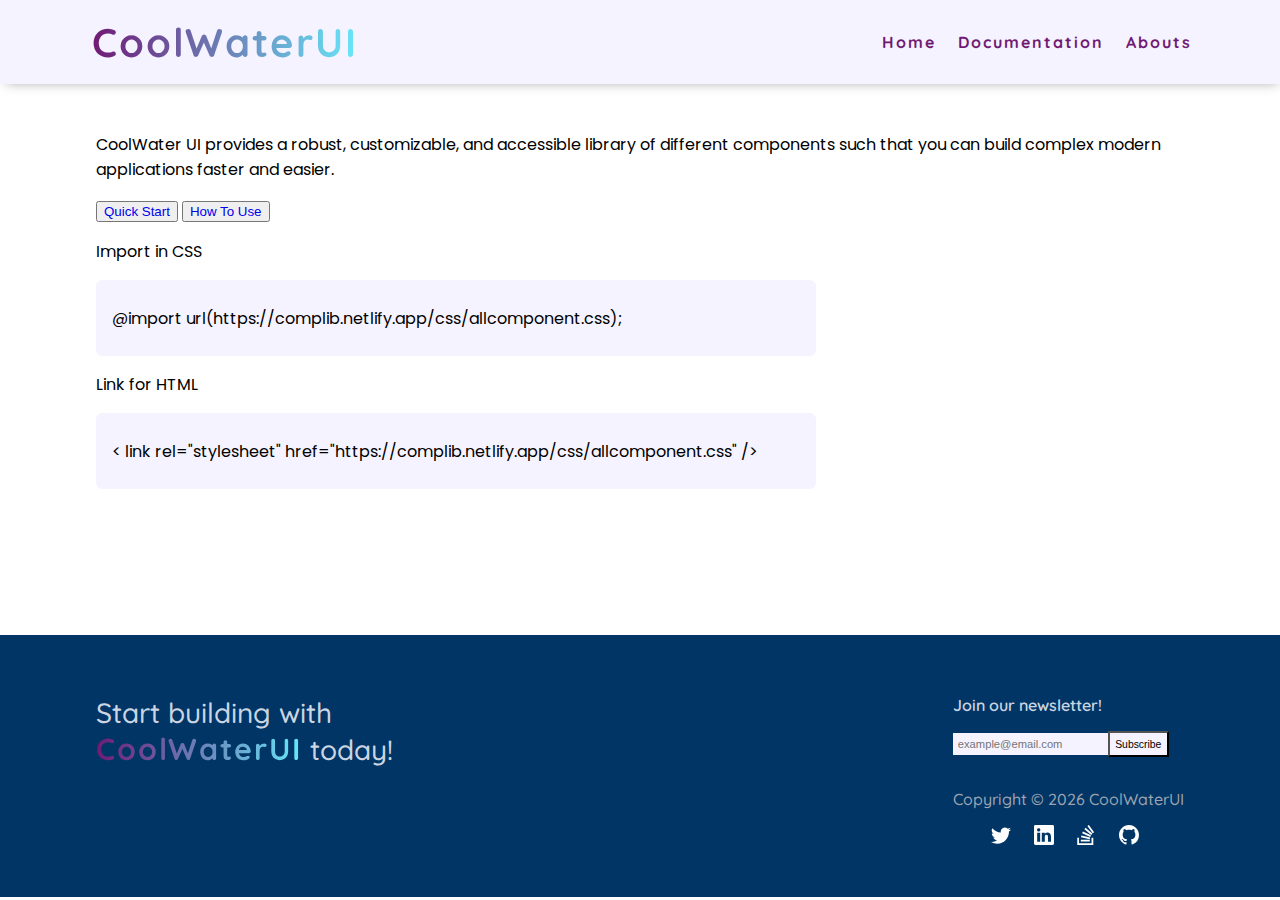
<file: index.html>
<!DOCTYPE html>
<html lang="en">
  <head>
    <meta charset="UTF-8" />
    <meta http-equiv="X-UA-Compatible" content="IE=edge" />
    <meta name="viewport" content="width=device-width, initial-scale=1.0" />
    <title>CoolWaterUI</title>
    <link rel="stylesheet" href="styles.css" />
  </head>
  <body>
    <div class="navbar-container">
      <nav class="navbar">
        <div class="nav-leftside">
          <a href="/"><div class="navbar-brand">CoolWaterUI</div></a>
        </div>

        <button class="hamburger">
          <span></span>
          <span></span>
          <span></span>
        </button>

        <div class="nav-rightside" data-visible="false">
          <ul class="nav-list">
            <li class="nav-item">
              <a class="nav-link" href="/">Home</a>
            </li>
            <li class="nav-item">
              <a class="nav-link" href="/docs/alert/alert.html"
                >Documentation</a
              >
            </li>
            <li class="nav-item">
              <a class="nav-link" href="/abouts">Abouts</a>
            </li>
          </ul>
        </div>
      </nav>
    </div>

    <div class="container-center">
      <p>
        CoolWater UI provides a robust, customizable, and accessible library of
        different components such that you can build complex modern applications
        faster and easier.
      </p>

      <div class="margin-auto">
        <button class="btn btn-outlined">
          <a class="btn-link" href="/docs/alert/alert.html">Quick Start</a>
        </button>

        <button class="btn btn-primary">
          <a class="btn-link" href="/docs/alert/alert.html">How To Use</a>
        </button>
      </div>

      <div class="margin-auto">
        <p class="text-gray">Import in CSS</p>
        <div class="link-text-container">
          <p>@import url(https://complib.netlify.app/css/allcomponent.css);</p>
        </div>

        <p class="text-gray">Link for HTML</p>
        <div class="link-text-container">
          <p>
            &lt link rel="stylesheet"
            href="https://complib.netlify.app/css/allcomponent.css" /&gt
          </p>
        </div>
      </div>
    </div>

    <footer class="footer">
      <div class="footer-about">
        <p class="brand-line">
          Start building with <span>CoolWaterUI</span> today!
        </p>
      </div>
      <div class="footer-about">
        <div class="newsletter">
          <p>Join our newsletter!</p>
          <!-- <label>Enter your email:</label> -->
          <div class="newsletter-input input-primary">
            <input type="email" placeholder="example@email.com" />
            <button class="btn">Subscribe</button>
          </div>
        </div>

        <p class="copyright">
          Copyright &copy;
          <script>
            document.write(new Date().getFullYear());
          </script>
          CoolWaterUI
        </p>

        <div class="social-icons">
          <a href="https://twitter.com/">
            <svg
              xmlns="http://www.w3.org/2000/svg"
              width="16"
              height="16"
              fill="currentColor"
              class="bi bi-twitter"
              viewBox="0 0 16 16"
            >
              <path
                d="M5.026 15c6.038 0 9.341-5.003 9.341-9.334 0-.14 0-.282-.006-.422A6.685 6.685 0 0 0 16 3.542a6.658 6.658 0 0 1-1.889.518 3.301 3.301 0 0 0 1.447-1.817 6.533 6.533 0 0 1-2.087.793A3.286 3.286 0 0 0 7.875 6.03a9.325 9.325 0 0 1-6.767-3.429 3.289 3.289 0 0 0 1.018 4.382A3.323 3.323 0 0 1 .64 6.575v.045a3.288 3.288 0 0 0 2.632 3.218 3.203 3.203 0 0 1-.865.115 3.23 3.23 0 0 1-.614-.057 3.283 3.283 0 0 0 3.067 2.277A6.588 6.588 0 0 1 .78 13.58a6.32 6.32 0 0 1-.78-.045A9.344 9.344 0 0 0 5.026 15z"
              />
            </svg>
          </a>

          <a href="https://www.linkedin.com/">
            <svg
              xmlns="http://www.w3.org/2000/svg"
              width="16"
              height="16"
              fill="currentColor"
              class="bi bi-linkedin"
              viewBox="0 0 16 16"
            >
              <path
                d="M0 1.146C0 .513.526 0 1.175 0h13.65C15.474 0 16 .513 16 1.146v13.708c0 .633-.526 1.146-1.175 1.146H1.175C.526 16 0 15.487 0 14.854V1.146zm4.943 12.248V6.169H2.542v7.225h2.401zm-1.2-8.212c.837 0 1.358-.554 1.358-1.248-.015-.709-.52-1.248-1.342-1.248-.822 0-1.359.54-1.359 1.248 0 .694.521 1.248 1.327 1.248h.016zm4.908 8.212V9.359c0-.216.016-.432.08-.586.173-.431.568-.878 1.232-.878.869 0 1.216.662 1.216 1.634v3.865h2.401V9.25c0-2.22-1.184-3.252-2.764-3.252-1.274 0-1.845.7-2.165 1.193v.025h-.016a5.54 5.54 0 0 1 .016-.025V6.169h-2.4c.03.678 0 7.225 0 7.225h2.4z"
              />
            </svg>
          </a>

          <a href="https://stackoverflow.com/">
            <svg
              xmlns="http://www.w3.org/2000/svg"
              width="16"
              height="16"
              fill="currentColor"
              class="bi bi-stack-overflow"
              viewBox="0 0 16 16"
            >
              <path
                d="M12.412 14.572V10.29h1.428V16H1v-5.71h1.428v4.282h9.984z"
              />
              <path
                d="M3.857 13.145h7.137v-1.428H3.857v1.428zM10.254 0 9.108.852l4.26 5.727 1.146-.852L10.254 0zm-3.54 3.377 5.484 4.567.913-1.097L7.627 2.28l-.914 1.097zM4.922 6.55l6.47 3.013.603-1.294-6.47-3.013-.603 1.294zm-.925 3.344 6.985 1.469.294-1.398-6.985-1.468-.294 1.397z"
              />
            </svg>
          </a>

          <a href="https://github.com/mcmonojit">
            <svg
              xmlns="http://www.w3.org/2000/svg"
              width="16"
              height="16"
              fill="currentColor"
              class="bi bi-github"
              viewBox="0 0 16 16"
            >
              <path
                d="M8 0C3.58 0 0 3.58 0 8c0 3.54 2.29 6.53 5.47 7.59.4.07.55-.17.55-.38 0-.19-.01-.82-.01-1.49-2.01.37-2.53-.49-2.69-.94-.09-.23-.48-.94-.82-1.13-.28-.15-.68-.52-.01-.53.63-.01 1.08.58 1.23.82.72 1.21 1.87.87 2.33.66.07-.52.28-.87.51-1.07-1.78-.2-3.64-.89-3.64-3.95 0-.87.31-1.59.82-2.15-.08-.2-.36-1.02.08-2.12 0 0 .67-.21 2.2.82.64-.18 1.32-.27 2-.27.68 0 1.36.09 2 .27 1.53-1.04 2.2-.82 2.2-.82.44 1.1.16 1.92.08 2.12.51.56.82 1.27.82 2.15 0 3.07-1.87 3.75-3.65 3.95.29.25.54.73.54 1.48 0 1.07-.01 1.93-.01 2.2 0 .21.15.46.55.38A8.012 8.012 0 0 0 16 8c0-4.42-3.58-8-8-8z"
              />
            </svg>
          </a>
        </div>
      </div>
    </footer>
    <script src="index.js"></script>
  </body>
</html>
</file>
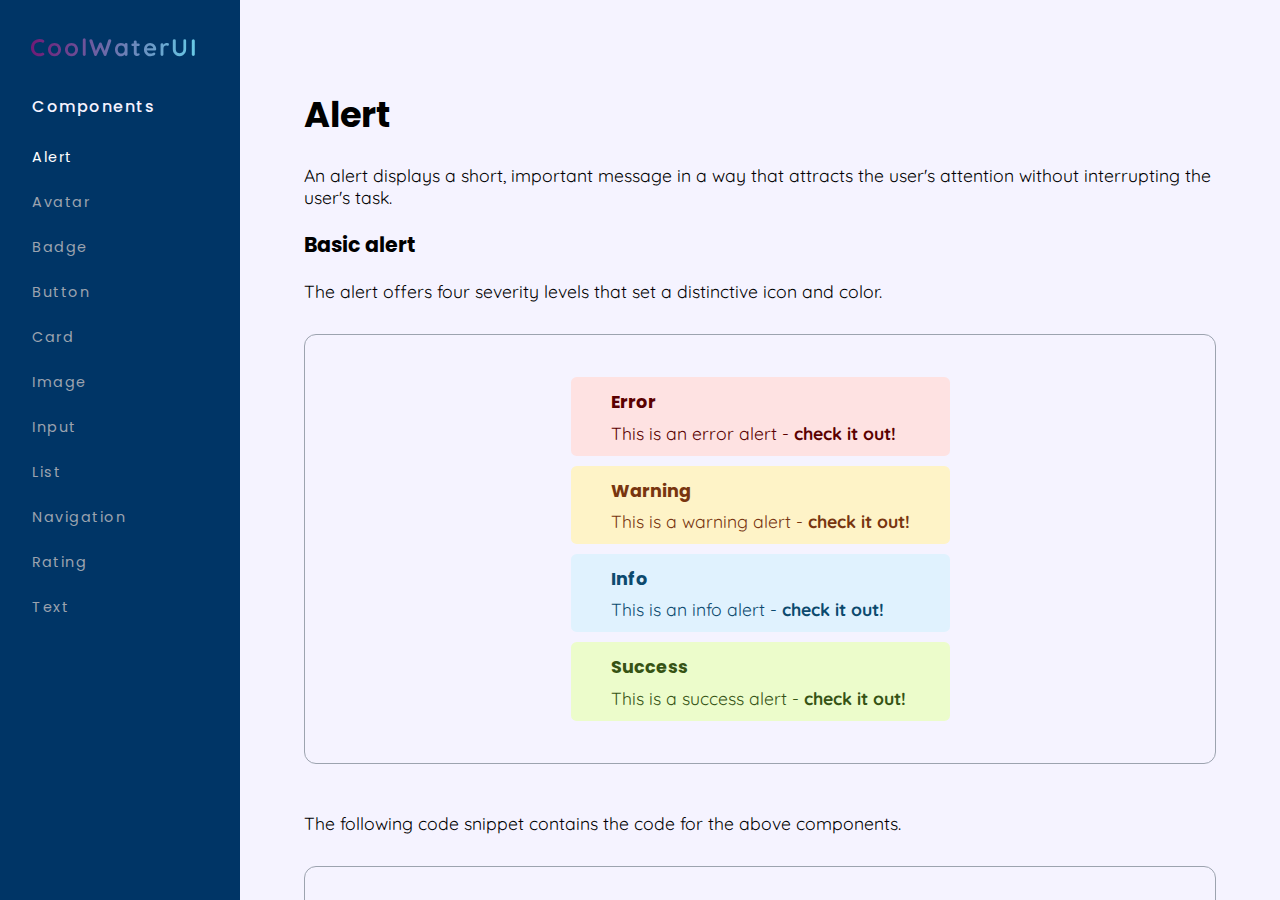
<file: docs/alert/alert.html>
<!DOCTYPE html>
<html lang="en">
  <head>
    <meta charset="UTF-8" />
    <meta http-equiv="X-UA-Compatible" content="IE=edge" />
    <meta name="viewport" content="width=device-width, initial-scale=1.0" />
    <meta name="description" content="Alert | CoolWaterUI" />
    <meta name="author" content="Monojit Chakraborty" />
    <title>CoolWaterUI</title>
    <link rel="stylesheet" href="alert.css" />
    <link
      rel="stylesheet"
      href="https://cdn.jsdelivr.net/npm/bootstrap-icons@1.8.1/font/bootstrap-icons.css"
    />
  </head>
  <body>
    <div class="sidebar-and-main-container">
      <aside class="sidebar" data-visible="false">
        <div class="docs-navbrand-container">
          <a href="/"><div class="navbar-brand">CoolWaterUI</div></a>
        </div>

        <ul>
          <li>
            <p class="sidebar-title">Components</p>
          </li>
          <li>
            <a
              class="sidebar-item link-active"
              href="../alert/alert.html"
              rel="noopener noreferrer"
              >Alert</a
            >
          </li>
          <li>
            <a
              class="sidebar-item"
              href="../avatar/avatar.html"
              rel="noopener noreferrer"
              >Avatar</a
            >
          </li>
          <li>
            <a
              class="sidebar-item"
              href="../badge/badge.html"
              rel="noopener noreferrer"
              >Badge</a
            >
          </li>
          <li>
            <a
              class="sidebar-item"
              href="../button/button.html"
              rel="noopener noreferrer"
              >Button</a
            >
          </li>
          <li>
            <a
              class="sidebar-item"
              href="../card/card.html"
              rel="noopener noreferrer"
              >Card</a
            >
          </li>
          <li>
            <a
              class="sidebar-item"
              href="../image/image.html"
              rel="noopener noreferrer"
              >Image</a
            >
          </li>
          <li>
            <a
              class="sidebar-item"
              href="../input/input.html"
              rel="noopener noreferrer"
              >Input</a
            >
          </li>
          <li>
            <a
              class="sidebar-item"
              href="../list/list.html"
              rel="noopener noreferrer"
              >List</a
            >
          </li>
          <li>
            <a
              class="sidebar-item"
              href="../navigation/navigation.html"
              rel="noopener noreferrer"
              >Navigation</a
            >
          </li>
          <li>
            <a
              class="sidebar-item"
              href="../rating/rating.html"
              rel="noopener noreferrer"
              >Rating</a
            >
          </li>
          <li>
            <a
              class="sidebar-item"
              href="../text/text.html"
              rel="noopener noreferrer"
              >Text</a
            >
          </li>
        </ul>
      </aside>
      <main class="main-and-footer-container">
        <nav class="navbar">
          <div class="nav-leftside">
            <a href="/"><div class="navbar-brand">CoolWaterUI</div></a>
          </div>

          <button class="hamburger">
            <span></span>
            <span></span>
            <span></span>
          </button>
        </nav>
        <div class="main-content">
          <h1>Alert</h1>
          <p>
            An alert displays a short, important message in a way that attracts
            the user's attention without interrupting the user's task.
          </p>

          <h3>Basic alert</h3>
          <p>
            The alert offers four severity levels that set a distinctive icon
            and color.
          </p>

          <div class="component-container">
            <div>
              <div class="alert error">
                <h4>Error</h4>
                <p>This is an error alert - <strong>check it out!</strong></p>
              </div>

              <div class="alert warning">
                <h4>Warning</h4>
                <p>This is a warning alert - <strong>check it out!</strong></p>
              </div>

              <div class="alert info">
                <h4>Info</h4>
                <p>This is an info alert - <strong>check it out!</strong></p>
              </div>

              <div class="alert success">
                <h4>Success</h4>
                <p>This is a success alert - <strong>check it out!</strong></p>
              </div>
            </div>
          </div>

          <p>
            The following code snippet contains the code for the above
            components.
          </p>

          <div class="code-snippet">
            <iframe
              src="https://carbon.now.sh/embed/XzL2a8uzPBjenZ9ywF3S"
              style="
                width: 50rem;
                height: 48rem;
                border: 0;
                transform: scale(1);
                overflow: hidden;
              "
              sandbox="allow-scripts allow-same-origin"
            >
            </iframe>
          </div>

          <h3>Alert with actions</h3>
          <p>
            An alert can have an action, such as a close or undo button. It is
            rendered after the message, at the end of the alert.
          </p>

          <div class="component-container">
            <div class="alertClose warning">
              <div>
                <h4>Warning</h4>
                <p>This is a warning alert - <strong>check it out!</strong></p>
              </div>
              <div>
                <button class="btn btn-icon">
                  <svg
                    xmlns="http://www.w3.org/2000/svg"
                    width="16"
                    height="16"
                    fill="currentColor"
                    class="bi bi-x-lg"
                    viewBox="0 0 16 16"
                  >
                    <path
                      fill-rule="evenodd"
                      d="M13.854 2.146a.5.5 0 0 1 0 .708l-11 11a.5.5 0 0 1-.708-.708l11-11a.5.5 0 0 1 .708 0Z"
                    />
                    <path
                      fill-rule="evenodd"
                      d="M2.146 2.146a.5.5 0 0 0 0 .708l11 11a.5.5 0 0 0 .708-.708l-11-11a.5.5 0 0 0-.708 0Z"
                    />
                  </svg>
                </button>
              </div>
            </div>
          </div>

          <p>
            The following code snippet contains the code for the above
            components.
          </p>

          <div class="code-snippet">
            <iframe
              src="https://carbon.now.sh/embed/36HFNb2EPtXNr5ECuQtu"
              style="
                width: 50rem;
                height: 25rem;
                border: 0;
                transform: scale(1);
                overflow: hidden;
              "
              sandbox="allow-scripts allow-same-origin"
            >
            </iframe>
          </div>
        </div>
        <hr />
        <footer class="footer">
          <div class="footer-about">
            <p class="brand-line"><span>CoolWaterUI</span></p>
          </div>
          <div class="footer-about">
            <p class="copyright">
              Copyright &copy;
              <script>
                document.write(new Date().getFullYear());
              </script>
              CoolWaterUI
            </p>

            <div class="social-icons">
              <a href="https://twitter.com/">
                <svg
                  xmlns="http://www.w3.org/2000/svg"
                  width="16"
                  height="16"
                  fill="currentColor"
                  class="bi bi-twitter"
                  viewBox="0 0 16 16"
                >
                  <path
                    d="M5.026 15c6.038 0 9.341-5.003 9.341-9.334 0-.14 0-.282-.006-.422A6.685 6.685 0 0 0 16 3.542a6.658 6.658 0 0 1-1.889.518 3.301 3.301 0 0 0 1.447-1.817 6.533 6.533 0 0 1-2.087.793A3.286 3.286 0 0 0 7.875 6.03a9.325 9.325 0 0 1-6.767-3.429 3.289 3.289 0 0 0 1.018 4.382A3.323 3.323 0 0 1 .64 6.575v.045a3.288 3.288 0 0 0 2.632 3.218 3.203 3.203 0 0 1-.865.115 3.23 3.23 0 0 1-.614-.057 3.283 3.283 0 0 0 3.067 2.277A6.588 6.588 0 0 1 .78 13.58a6.32 6.32 0 0 1-.78-.045A9.344 9.344 0 0 0 5.026 15z"
                  />
                </svg>
              </a>

              <a href="https://www.linkedin.com/">
                <svg
                  xmlns="http://www.w3.org/2000/svg"
                  width="16"
                  height="16"
                  fill="currentColor"
                  class="bi bi-linkedin"
                  viewBox="0 0 16 16"
                >
                  <path
                    d="M0 1.146C0 .513.526 0 1.175 0h13.65C15.474 0 16 .513 16 1.146v13.708c0 .633-.526 1.146-1.175 1.146H1.175C.526 16 0 15.487 0 14.854V1.146zm4.943 12.248V6.169H2.542v7.225h2.401zm-1.2-8.212c.837 0 1.358-.554 1.358-1.248-.015-.709-.52-1.248-1.342-1.248-.822 0-1.359.54-1.359 1.248 0 .694.521 1.248 1.327 1.248h.016zm4.908 8.212V9.359c0-.216.016-.432.08-.586.173-.431.568-.878 1.232-.878.869 0 1.216.662 1.216 1.634v3.865h2.401V9.25c0-2.22-1.184-3.252-2.764-3.252-1.274 0-1.845.7-2.165 1.193v.025h-.016a5.54 5.54 0 0 1 .016-.025V6.169h-2.4c.03.678 0 7.225 0 7.225h2.4z"
                  />
                </svg>
              </a>

              <a href="https://stackoverflow.com/">
                <svg
                  xmlns="http://www.w3.org/2000/svg"
                  width="16"
                  height="16"
                  fill="currentColor"
                  class="bi bi-stack-overflow"
                  viewBox="0 0 16 16"
                >
                  <path
                    d="M12.412 14.572V10.29h1.428V16H1v-5.71h1.428v4.282h9.984z"
                  />
                  <path
                    d="M3.857 13.145h7.137v-1.428H3.857v1.428zM10.254 0 9.108.852l4.26 5.727 1.146-.852L10.254 0zm-3.54 3.377 5.484 4.567.913-1.097L7.627 2.28l-.914 1.097zM4.922 6.55l6.47 3.013.603-1.294-6.47-3.013-.603 1.294zm-.925 3.344 6.985 1.469.294-1.398-6.985-1.468-.294 1.397z"
                  />
                </svg>
              </a>

              <a href="https://github.com/mcmonojit">
                <svg
                  xmlns="http://www.w3.org/2000/svg"
                  width="16"
                  height="16"
                  fill="currentColor"
                  class="bi bi-github"
                  viewBox="0 0 16 16"
                >
                  <path
                    d="M8 0C3.58 0 0 3.58 0 8c0 3.54 2.29 6.53 5.47 7.59.4.07.55-.17.55-.38 0-.19-.01-.82-.01-1.49-2.01.37-2.53-.49-2.69-.94-.09-.23-.48-.94-.82-1.13-.28-.15-.68-.52-.01-.53.63-.01 1.08.58 1.23.82.72 1.21 1.87.87 2.33.66.07-.52.28-.87.51-1.07-1.78-.2-3.64-.89-3.64-3.95 0-.87.31-1.59.82-2.15-.08-.2-.36-1.02.08-2.12 0 0 .67-.21 2.2.82.64-.18 1.32-.27 2-.27.68 0 1.36.09 2 .27 1.53-1.04 2.2-.82 2.2-.82.44 1.1.16 1.92.08 2.12.51.56.82 1.27.82 2.15 0 3.07-1.87 3.75-3.65 3.95.29.25.54.73.54 1.48 0 1.07-.01 1.93-.01 2.2 0 .21.15.46.55.38A8.012 8.012 0 0 0 16 8c0-4.42-3.58-8-8-8z"
                  />
                </svg>
              </a>
            </div>
          </div>
        </footer>
      </main>
    </div>
    <script src="../docs.js"></script>
  </body>
</html>
</file>
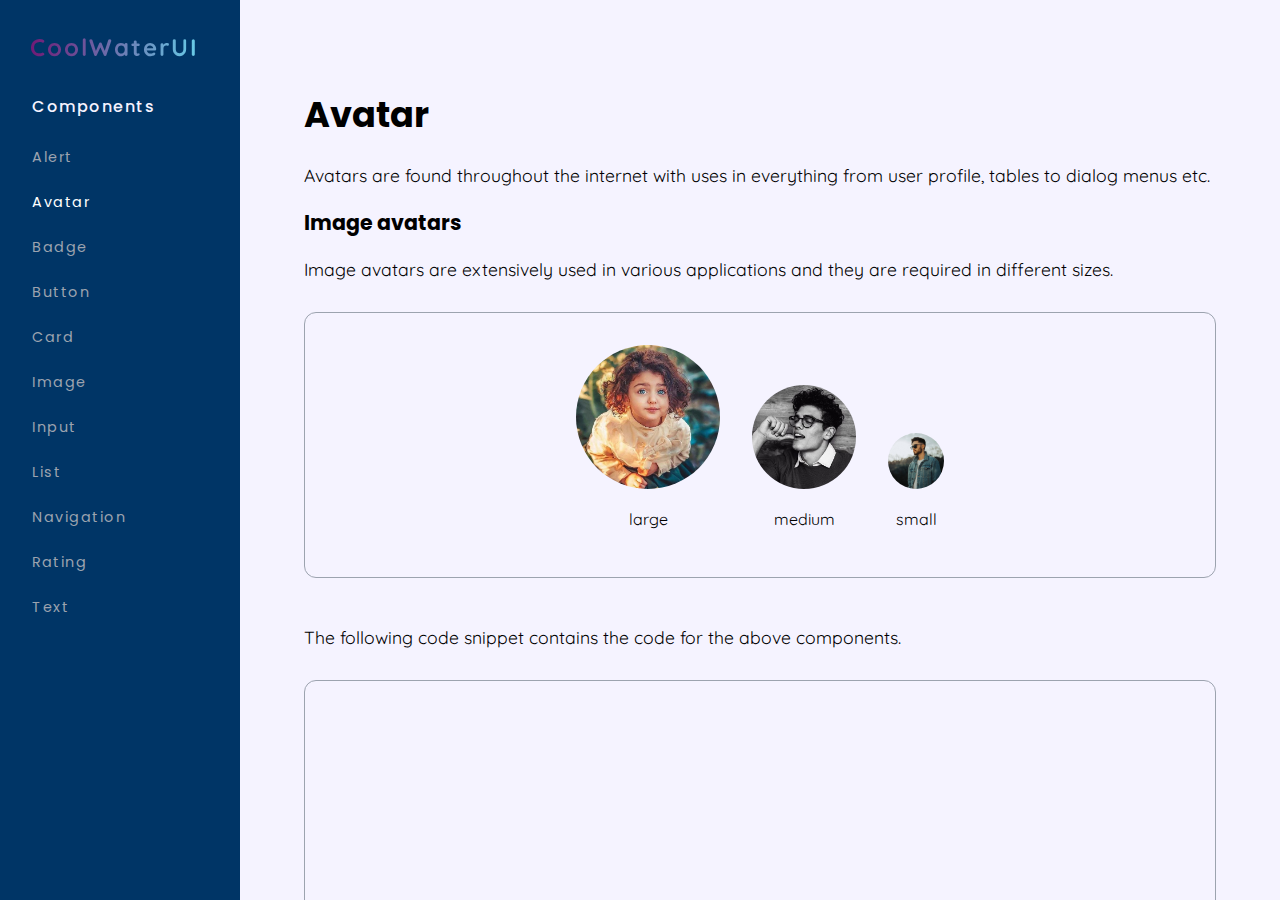
<file: docs/avatar/avatar.html>
<!DOCTYPE html>
<html lang="en">
  <head>
    <meta charset="UTF-8" />
    <meta http-equiv="X-UA-Compatible" content="IE=edge" />
    <meta name="viewport" content="width=device-width, initial-scale=1.0" />
    <meta name="description" content="Avatar | CoolWaterUI" />
    <meta name="author" content="Monojit Chakraborty" />
    <title>CoolWaterUI</title>
    <link rel="stylesheet" href="avatar.css" />
  </head>
  <body>
    <div class="sidebar-and-main-container">
      <aside class="sidebar" data-visible="false">
        <div class="docs-navbrand-container">
          <a href="/"><div class="navbar-brand">CoolWaterUI</div></a>
        </div>

        <ul>
          <li>
            <p class="sidebar-title">Components</p>
          </li>
          <li>
            <a
              class="sidebar-item"
              href="../alert/alert.html"
              rel="noopener noreferrer"
              >Alert</a
            >
          </li>
          <li>
            <a
              class="sidebar-item link-active"
              href="../avatar/avatar.html"
              rel="noopener noreferrer"
              >Avatar</a
            >
          </li>
          <li>
            <a
              class="sidebar-item"
              href="../badge/badge.html"
              rel="noopener noreferrer"
              >Badge</a
            >
          </li>
          <li>
            <a
              class="sidebar-item"
              href="../button/button.html"
              rel="noopener noreferrer"
              >Button</a
            >
          </li>
          <li>
            <a
              class="sidebar-item"
              href="../card/card.html"
              rel="noopener noreferrer"
              >Card</a
            >
          </li>
          <li>
            <a
              class="sidebar-item"
              href="../image/image.html"
              rel="noopener noreferrer"
              >Image</a
            >
          </li>
          <li>
            <a
              class="sidebar-item"
              href="../input/input.html"
              rel="noopener noreferrer"
              >Input</a
            >
          </li>
          <li>
            <a
              class="sidebar-item"
              href="../list/list.html"
              rel="noopener noreferrer"
              >List</a
            >
          </li>
          <li>
            <a
              class="sidebar-item"
              href="../navigation/navigation.html"
              rel="noopener noreferrer"
              >Navigation</a
            >
          </li>
          <li>
            <a
              class="sidebar-item"
              href="../rating/rating.html"
              rel="noopener noreferrer"
              >Rating</a
            >
          </li>
          <li>
            <a
              class="sidebar-item"
              href="../text/text.html"
              rel="noopener noreferrer"
              >Text</a
            >
          </li>
        </ul>
      </aside>
      <main class="main-and-footer-container">
        <nav class="navbar">
          <div class="nav-leftside">
            <a href="/"><div class="navbar-brand">CoolWaterUI</div></a>
          </div>

          <button class="hamburger">
            <span></span>
            <span></span>
            <span></span>
          </button>
        </nav>

        <div class="main-content">
          <h1>Avatar</h1>
          <p>
            Avatars are found throughout the internet with uses in everything
            from user profile, tables to dialog menus etc.
          </p>

          <h3>Image avatars</h3>
          <p>
            Image avatars are extensively used in various applications and they
            are required in different sizes.
          </p>

          <div class="component-container">
            <div class="avatar-mobile">
              <div class="inline-block margin-r-2rem">
                <img
                  src="/assets/avatar1.jpg"
                  alt="avatar"
                  class="avatar avtr-large"
                />
                <p class="text-center">large</p>
              </div>

              <div class="inline-block margin-r-2rem">
                <img
                  src="/assets/avatar2.jpg"
                  alt="avatar"
                  class="avatar avtr-medium"
                />
                <p class="text-center">medium</p>
              </div>

              <div class="inline-block">
                <img
                  src="/assets/avatar3.jpg"
                  alt="avatar"
                  class="avatar avtr-small"
                />
                <p class="text-center">small</p>
              </div>
            </div>
          </div>

          <p>
            The following code snippet contains the code for the above
            components.
          </p>

          <div class="code-snippet">
            <iframe
              src="https://carbon.now.sh/embed/bx3soADnFgEXJJEKOdIJ"
              style="
                width: 46rem;
                height: 24rem;
                border: 0;
                transform: scale(1);
                overflow: hidden;
              "
              sandbox="allow-scripts allow-same-origin"
            >
            </iframe>
          </div>

          <h3>Letter avatars</h3>
          <p>
            Avatars containing simple characters are also very usefull and and
            can be created by using one or more characters
          </p>

          <div class="component-container">
            <div class="avatar-mobile">
              <div class="inline-block margin-r-2rem">
                <div class="avtr-ch-large" role="img">JD</div>
              </div>
              <div class="inline-block margin-r-2rem">
                <div class="avtr-ch-medium" role="img">M</div>
              </div>
              <div class="inline-block">
                <div class="avtr-ch-small" role="img">S</div>
              </div>
            </div>
          </div>

          <p>
            The following code snippet contains the code for the above
            components.
          </p>

          <div class="code-snippet">
            <iframe
              src="https://carbon.now.sh/embed/GZ5fJnj7iS5gGkVeB6wO"
              style="
                width: 538px;
                height: 335px;
                border: 0;
                transform: scale(1);
                overflow: hidden;
              "
              sandbox="allow-scripts allow-same-origin"
            >
            </iframe>
          </div>

          <h3>Icon avatars</h3>
          <p>
            Icon avatars have numerous use cases and can be created by passing
            the icon name as class name.
          </p>

          <div class="component-container">
            <div class="avatar-mobile">
              <div class="inline-block margin-r-2rem">
                <div class="av-icon">
                  <a href="#">
                    <svg
                      xmlns="http://www.w3.org/2000/svg"
                      width="16"
                      height="16"
                      fill="currentColor"
                      class="bi bi-twitter"
                      viewBox="0 0 16 16"
                    >
                      <path
                        d="M5.026 15c6.038 0 9.341-5.003 9.341-9.334 0-.14 0-.282-.006-.422A6.685 6.685 0 0 0 16 3.542a6.658 6.658 0 0 1-1.889.518 3.301 3.301 0 0 0 1.447-1.817 6.533 6.533 0 0 1-2.087.793A3.286 3.286 0 0 0 7.875 6.03a9.325 9.325 0 0 1-6.767-3.429 3.289 3.289 0 0 0 1.018 4.382A3.323 3.323 0 0 1 .64 6.575v.045a3.288 3.288 0 0 0 2.632 3.218 3.203 3.203 0 0 1-.865.115 3.23 3.23 0 0 1-.614-.057 3.283 3.283 0 0 0 3.067 2.277A6.588 6.588 0 0 1 .78 13.58a6.32 6.32 0 0 1-.78-.045A9.344 9.344 0 0 0 5.026 15z"
                      />
                    </svg>
                  </a>
                </div>
              </div>
              <div class="inline-block margin-r-2rem">
                <div class="av-icon">
                  <a href="#">
                    <svg
                      xmlns="http://www.w3.org/2000/svg"
                      width="16"
                      height="16"
                      fill="currentColor"
                      class="bi bi-linkedin"
                      viewBox="0 0 16 16"
                    >
                      <path
                        d="M0 1.146C0 .513.526 0 1.175 0h13.65C15.474 0 16 .513 16 1.146v13.708c0 .633-.526 1.146-1.175 1.146H1.175C.526 16 0 15.487 0 14.854V1.146zm4.943 12.248V6.169H2.542v7.225h2.401zm-1.2-8.212c.837 0 1.358-.554 1.358-1.248-.015-.709-.52-1.248-1.342-1.248-.822 0-1.359.54-1.359 1.248 0 .694.521 1.248 1.327 1.248h.016zm4.908 8.212V9.359c0-.216.016-.432.08-.586.173-.431.568-.878 1.232-.878.869 0 1.216.662 1.216 1.634v3.865h2.401V9.25c0-2.22-1.184-3.252-2.764-3.252-1.274 0-1.845.7-2.165 1.193v.025h-.016a5.54 5.54 0 0 1 .016-.025V6.169h-2.4c.03.678 0 7.225 0 7.225h2.4z"
                      />
                    </svg>
                  </a>
                </div>
              </div>
              <div class="inline-block margin-r-2rem">
                <div class="av-icon">
                  <a href="#">
                    <svg
                      xmlns="http://www.w3.org/2000/svg"
                      width="16"
                      height="16"
                      fill="currentColor"
                      class="bi bi-stack-overflow"
                      viewBox="0 0 16 16"
                    >
                      <path
                        d="M12.412 14.572V10.29h1.428V16H1v-5.71h1.428v4.282h9.984z"
                      />
                      <path
                        d="M3.857 13.145h7.137v-1.428H3.857v1.428zM10.254 0 9.108.852l4.26 5.727 1.146-.852L10.254 0zm-3.54 3.377 5.484 4.567.913-1.097L7.627 2.28l-.914 1.097zM4.922 6.55l6.47 3.013.603-1.294-6.47-3.013-.603 1.294zm-.925 3.344 6.985 1.469.294-1.398-6.985-1.468-.294 1.397z"
                      />
                    </svg>
                  </a>
                </div>
              </div>
              <div class="inline-block">
                <div class="av-icon">
                  <a href="#">
                    <svg
                      xmlns="http://www.w3.org/2000/svg"
                      width="16"
                      height="16"
                      fill="currentColor"
                      class="bi bi-github"
                      viewBox="0 0 16 16"
                    >
                      <path
                        d="M8 0C3.58 0 0 3.58 0 8c0 3.54 2.29 6.53 5.47 7.59.4.07.55-.17.55-.38 0-.19-.01-.82-.01-1.49-2.01.37-2.53-.49-2.69-.94-.09-.23-.48-.94-.82-1.13-.28-.15-.68-.52-.01-.53.63-.01 1.08.58 1.23.82.72 1.21 1.87.87 2.33.66.07-.52.28-.87.51-1.07-1.78-.2-3.64-.89-3.64-3.95 0-.87.31-1.59.82-2.15-.08-.2-.36-1.02.08-2.12 0 0 .67-.21 2.2.82.64-.18 1.32-.27 2-.27.68 0 1.36.09 2 .27 1.53-1.04 2.2-.82 2.2-.82.44 1.1.16 1.92.08 2.12.51.56.82 1.27.82 2.15 0 3.07-1.87 3.75-3.65 3.95.29.25.54.73.54 1.48 0 1.07-.01 1.93-.01 2.2 0 .21.15.46.55.38A8.012 8.012 0 0 0 16 8c0-4.42-3.58-8-8-8z"
                      />
                    </svg>
                  </a>
                </div>
              </div>
            </div>
          </div>

          <p>
            The following code snippet contains the code for the above
            components.
          </p>

          <div class="code-snippet">
            <iframe
              src="https://carbon.now.sh/embed/JowsQaiX6F2IQZDraJMd"
              style="
                width: 774px;
                height: 949px;
                border: 0;
                transform: scale(1);
                overflow: hidden;
              "
              sandbox="allow-scripts allow-same-origin"
            >
            </iframe>
          </div>
        </div>
        <hr />
        <footer class="footer">
          <div class="footer-about">
            <p class="brand-line"><span>CoolWaterUI</span></p>
          </div>
          <div class="footer-about">
            <p class="copyright">
              Copyright &copy;
              <script>
                document.write(new Date().getFullYear());
              </script>
              CoolWaterUI
            </p>

            <div class="social-icons">
              <a href="https://twitter.com/">
                <svg
                  xmlns="http://www.w3.org/2000/svg"
                  width="16"
                  height="16"
                  fill="currentColor"
                  class="bi bi-twitter"
                  viewBox="0 0 16 16"
                >
                  <path
                    d="M5.026 15c6.038 0 9.341-5.003 9.341-9.334 0-.14 0-.282-.006-.422A6.685 6.685 0 0 0 16 3.542a6.658 6.658 0 0 1-1.889.518 3.301 3.301 0 0 0 1.447-1.817 6.533 6.533 0 0 1-2.087.793A3.286 3.286 0 0 0 7.875 6.03a9.325 9.325 0 0 1-6.767-3.429 3.289 3.289 0 0 0 1.018 4.382A3.323 3.323 0 0 1 .64 6.575v.045a3.288 3.288 0 0 0 2.632 3.218 3.203 3.203 0 0 1-.865.115 3.23 3.23 0 0 1-.614-.057 3.283 3.283 0 0 0 3.067 2.277A6.588 6.588 0 0 1 .78 13.58a6.32 6.32 0 0 1-.78-.045A9.344 9.344 0 0 0 5.026 15z"
                  />
                </svg>
              </a>

              <a href="https://www.linkedin.com/">
                <svg
                  xmlns="http://www.w3.org/2000/svg"
                  width="16"
                  height="16"
                  fill="currentColor"
                  class="bi bi-linkedin"
                  viewBox="0 0 16 16"
                >
                  <path
                    d="M0 1.146C0 .513.526 0 1.175 0h13.65C15.474 0 16 .513 16 1.146v13.708c0 .633-.526 1.146-1.175 1.146H1.175C.526 16 0 15.487 0 14.854V1.146zm4.943 12.248V6.169H2.542v7.225h2.401zm-1.2-8.212c.837 0 1.358-.554 1.358-1.248-.015-.709-.52-1.248-1.342-1.248-.822 0-1.359.54-1.359 1.248 0 .694.521 1.248 1.327 1.248h.016zm4.908 8.212V9.359c0-.216.016-.432.08-.586.173-.431.568-.878 1.232-.878.869 0 1.216.662 1.216 1.634v3.865h2.401V9.25c0-2.22-1.184-3.252-2.764-3.252-1.274 0-1.845.7-2.165 1.193v.025h-.016a5.54 5.54 0 0 1 .016-.025V6.169h-2.4c.03.678 0 7.225 0 7.225h2.4z"
                  />
                </svg>
              </a>

              <a href="https://stackoverflow.com/">
                <svg
                  xmlns="http://www.w3.org/2000/svg"
                  width="16"
                  height="16"
                  fill="currentColor"
                  class="bi bi-stack-overflow"
                  viewBox="0 0 16 16"
                >
                  <path
                    d="M12.412 14.572V10.29h1.428V16H1v-5.71h1.428v4.282h9.984z"
                  />
                  <path
                    d="M3.857 13.145h7.137v-1.428H3.857v1.428zM10.254 0 9.108.852l4.26 5.727 1.146-.852L10.254 0zm-3.54 3.377 5.484 4.567.913-1.097L7.627 2.28l-.914 1.097zM4.922 6.55l6.47 3.013.603-1.294-6.47-3.013-.603 1.294zm-.925 3.344 6.985 1.469.294-1.398-6.985-1.468-.294 1.397z"
                  />
                </svg>
              </a>

              <a href="https://github.com/mcmonojit">
                <svg
                  xmlns="http://www.w3.org/2000/svg"
                  width="16"
                  height="16"
                  fill="currentColor"
                  class="bi bi-github"
                  viewBox="0 0 16 16"
                >
                  <path
                    d="M8 0C3.58 0 0 3.58 0 8c0 3.54 2.29 6.53 5.47 7.59.4.07.55-.17.55-.38 0-.19-.01-.82-.01-1.49-2.01.37-2.53-.49-2.69-.94-.09-.23-.48-.94-.82-1.13-.28-.15-.68-.52-.01-.53.63-.01 1.08.58 1.23.82.72 1.21 1.87.87 2.33.66.07-.52.28-.87.51-1.07-1.78-.2-3.64-.89-3.64-3.95 0-.87.31-1.59.82-2.15-.08-.2-.36-1.02.08-2.12 0 0 .67-.21 2.2.82.64-.18 1.32-.27 2-.27.68 0 1.36.09 2 .27 1.53-1.04 2.2-.82 2.2-.82.44 1.1.16 1.92.08 2.12.51.56.82 1.27.82 2.15 0 3.07-1.87 3.75-3.65 3.95.29.25.54.73.54 1.48 0 1.07-.01 1.93-.01 2.2 0 .21.15.46.55.38A8.012 8.012 0 0 0 16 8c0-4.42-3.58-8-8-8z"
                  />
                </svg>
              </a>
            </div>
          </div>
        </footer>
      </main>
    </div>
    <script src="../docs.js"></script>
  </body>
</html>
</file>
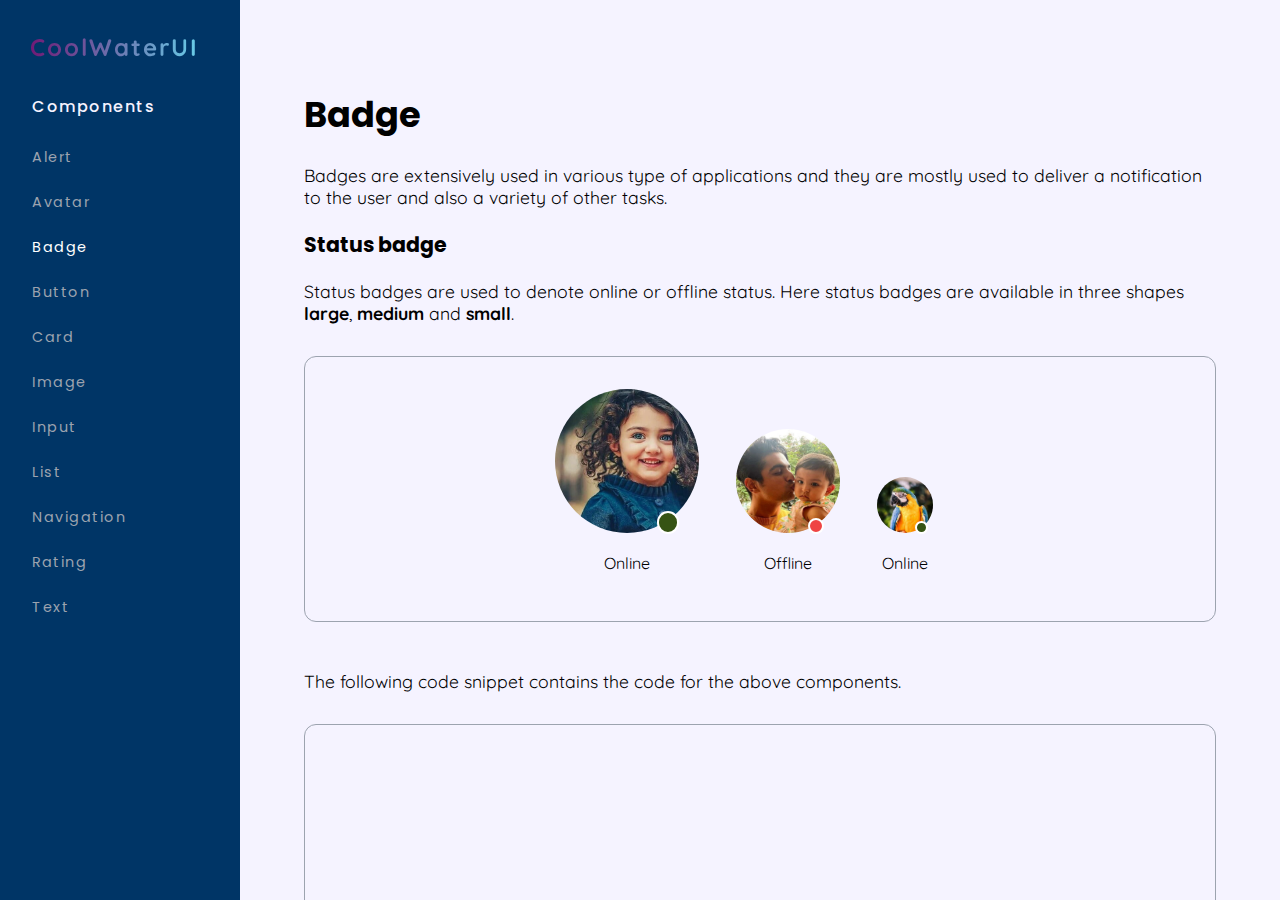
<file: docs/badge/badge.html>
<!DOCTYPE html>
<html lang="en">
<head>
    <meta charset="UTF-8">
    <meta http-equiv="X-UA-Compatible" content="IE=edge">
    <meta name="viewport" content="width=device-width, initial-scale=1.0">
    <meta name="description" content="Badge | CoolWaterUI" />
    <meta name="author" content="Monojit Chakraborty"/>
    <title>CoolWaterUI</title>
    <link rel="stylesheet" href="badge.css">
</head>
<body>
    <div class="sidebar-and-main-container">
        <aside class="sidebar">

            <div class="docs-navbrand-container"><a href="/"><div class="navbar-brand">CoolWaterUI</div></a></div>

            <ul>
                <li>
                    <p class="sidebar-title">Components</p>
                </li>
                <li>
                    <a class="sidebar-item" href="../alert/alert.html" rel="noopener noreferrer">Alert</a>
                </li>
                <li>
                    <a class="sidebar-item" href="../avatar/avatar.html" rel="noopener noreferrer">Avatar</a>
                </li>
                <li>
                    <a class="sidebar-item link-active" href="../badge/badge.html" rel="noopener noreferrer">Badge</a>
                </li>
                <li>
                    <a class="sidebar-item" href="../button/button.html" rel="noopener noreferrer">Button</a>
                </li>
                <li>
                    <a class="sidebar-item" href="../card/card.html" rel="noopener noreferrer">Card</a>
                </li>
                <li>
                    <a class="sidebar-item" href="../image/image.html" rel="noopener noreferrer">Image</a>
                </li>
                <li>
                    <a class="sidebar-item" href="../input/input.html" rel="noopener noreferrer">Input</a>
                </li>
                <li>
                    <a class="sidebar-item" href="../list/list.html" rel="noopener noreferrer">List</a>
                </li>
                <li>
                    <a class="sidebar-item" href="../navigation/navigation.html" rel="noopener noreferrer">Navigation</a>
                </li>
                <li>
                    <a class="sidebar-item" href="../rating/rating.html" rel="noopener noreferrer">Rating</a>
                </li>
                <li>
                    <a class="sidebar-item" href="../text/text.html" rel="noopener noreferrer">Text</a>
                </li>
            </ul>
        </aside>
        <main class="main-and-footer-container">

            <div class="main-content">

                <h1>Badge</h1>
                <p>Badges are extensively used in various type of applications and they are mostly used to deliver a notification to the user and also a variety of other tasks.</p>

                <h3>Status badge</h3>
                <p>Status badges are used to denote online or offline status. Here status badges are available in three shapes <strong>large</strong>, <strong>medium</strong> and <strong>small</strong>.</p>

                <div class="component-container">
                    <div>
                        <div class="inline-block margin-r-2rem">
                            <div class="badge-container">
                                <img
                                    src="/assets/avatar4.jpg"
                                    alt="avatar"
                                    class="avatar avtr-large"
                                />
                                <div class="badge badge-l badge-on"></div>
                            </div>
                          <p class="text-center">Online</p>
                        </div>

                        <div class="inline-block margin-r-2rem">
                            <div class="badge-container">
                                <img
                                    src="/assets/avatar5.jpg"
                                    alt="avatar"
                                    class="avatar avtr-medium"
                                />
                                <div class="badge badge-m badge-off"></div>
                            </div>
                          <p class="text-center">Offline</p>
                        </div>

                        <div class="inline-block margin-r-2rem">
                            <div class="badge-container">
                                <img
                                    src="/assets/avatar6.jpg"
                                    alt="avatar"
                                    class="avatar avtr-small"
                                />
                                <div class="badge badge-s badge-on"></div>
                            </div>
                          <p class="text-center">Online</p>
                        </div>
                    </div>
                </div>

                <p>The following code snippet contains the code for the above components.</p>

                <div class="component-container">
                    <iframe
                        src="https://carbon.now.sh/embed/PBDyV3OxmdlIOSmF0mjt"
                        style="width: 723px; height: 503px; border:0; transform: scale(1); overflow:hidden;"
                        sandbox="allow-scripts allow-same-origin">
                    </iframe>
                </div>

                <h3>Notification badge</h3>
                <p>Notification badge is used to deliver a notification to the user.</p>

                <div class="component-container">
                        <div class="inline-block margin-r-4rem">
                            <div class="badge-container">
                                
                                    <a href="#">
                                        <svg xmlns="http://www.w3.org/2000/svg" width="16" height="16" fill="currentColor" class="bi bi-twitter" viewBox="0 0 16 16">
                                        <path d="M5.026 15c6.038 0 9.341-5.003 9.341-9.334 0-.14 0-.282-.006-.422A6.685 6.685 0 0 0 16 3.542a6.658 6.658 0 0 1-1.889.518 3.301 3.301 0 0 0 1.447-1.817 6.533 6.533 0 0 1-2.087.793A3.286 3.286 0 0 0 7.875 6.03a9.325 9.325 0 0 1-6.767-3.429 3.289 3.289 0 0 0 1.018 4.382A3.323 3.323 0 0 1 .64 6.575v.045a3.288 3.288 0 0 0 2.632 3.218 3.203 3.203 0 0 1-.865.115 3.23 3.23 0 0 1-.614-.057 3.283 3.283 0 0 0 3.067 2.277A6.588 6.588 0 0 1 .78 13.58a6.32 6.32 0 0 1-.78-.045A9.344 9.344 0 0 0 5.026 15z"/>
                                        </svg>
                                    </a>
                                
                                <div class="badge badge-notification">3</div>
                            </div>
                        </div>
                        <div class="inline-block margin-r-4rem">
                            <div class="badge-container">
                                <a href="#">
                                    <svg xmlns="http://www.w3.org/2000/svg" width="16" height="16" fill="currentColor" class="bi bi-bag-check-fill" viewBox="0 0 16 16">
                                        <path fill-rule="evenodd" d="M10.5 3.5a2.5 2.5 0 0 0-5 0V4h5v-.5zm1 0V4H15v10a2 2 0 0 1-2 2H3a2 2 0 0 1-2-2V4h3.5v-.5a3.5 3.5 0 1 1 7 0zm-.646 5.354a.5.5 0 0 0-.708-.708L7.5 10.793 6.354 9.646a.5.5 0 1 0-.708.708l1.5 1.5a.5.5 0 0 0 .708 0l3-3z"/>
                                    </svg>
                                </a>
                                <div class="badge badge-notification">9</div>
                            </div>
                        </div>
                        <div class="inline-block margin-r-4rem">
                            <div class="badge-container">
                                <a href="#">
                                    <svg xmlns="http://www.w3.org/2000/svg" width="16" height="16" fill="currentColor" class="bi bi-bell-fill" viewBox="0 0 16 16">
                                        <path d="M8 16a2 2 0 0 0 2-2H6a2 2 0 0 0 2 2zm.995-14.901a1 1 0 1 0-1.99 0A5.002 5.002 0 0 0 3 6c0 1.098-.5 6-2 7h14c-1.5-1-2-5.902-2-7 0-2.42-1.72-4.44-4.005-4.901z"/>
                                    </svg>
                                </a>
                                <div class="badge badge-notification">99</div>
                            </div>
                        </div>
                        <div class="inline-block">
                            <div class="badge-container">
                                <a href="#">
                                    <svg xmlns="http://www.w3.org/2000/svg" width="16" height="16" fill="currentColor" class="bi bi-envelope-fill" viewBox="0 0 16 16">
                                        <path d="M.05 3.555A2 2 0 0 1 2 2h12a2 2 0 0 1 1.95 1.555L8 8.414.05 3.555ZM0 4.697v7.104l5.803-3.558L0 4.697ZM6.761 8.83l-6.57 4.027A2 2 0 0 0 2 14h12a2 2 0 0 0 1.808-1.144l-6.57-4.027L8 9.586l-1.239-.757Zm3.436-.586L16 11.801V4.697l-5.803 3.546Z"/>
                                      </svg>
                                </a>
                                <div class="badge badge-notification">99+</div>
                            </div>
                        </div>
                </div>

                <p>The following code snippet contains the code for the above components.</p>

                <div class="component-container">
                    <iframe
                        src="https://carbon.now.sh/embed/ZrhcXdcSzab9d2dq1JAf"
                        style="width: 774px; height: 1024px; border:0; transform: scale(1); overflow:hidden;"
                        sandbox="allow-scripts allow-same-origin">
                    </iframe>
                </div>

            </div>
            <hr>
            <footer class="footer">
                <div class="footer-about">
                  <p class="brand-line"><span>CoolWaterUI</span></p>
                </div>
                <div class="footer-about">
                  <p class="copyright">Copyright &copy; <script>document.write(new Date().getFullYear())</script> CoolWaterUI</p>
          
                  <div class="social-icons">
          
                    <a href="https://twitter.com/">
                    <svg xmlns="http://www.w3.org/2000/svg" width="16" height="16" fill="currentColor" class="bi bi-twitter" viewBox="0 0 16 16">
                      <path d="M5.026 15c6.038 0 9.341-5.003 9.341-9.334 0-.14 0-.282-.006-.422A6.685 6.685 0 0 0 16 3.542a6.658 6.658 0 0 1-1.889.518 3.301 3.301 0 0 0 1.447-1.817 6.533 6.533 0 0 1-2.087.793A3.286 3.286 0 0 0 7.875 6.03a9.325 9.325 0 0 1-6.767-3.429 3.289 3.289 0 0 0 1.018 4.382A3.323 3.323 0 0 1 .64 6.575v.045a3.288 3.288 0 0 0 2.632 3.218 3.203 3.203 0 0 1-.865.115 3.23 3.23 0 0 1-.614-.057 3.283 3.283 0 0 0 3.067 2.277A6.588 6.588 0 0 1 .78 13.58a6.32 6.32 0 0 1-.78-.045A9.344 9.344 0 0 0 5.026 15z"/>
                    </svg>
                    </a>
          
                    <a href="https://www.linkedin.com/">
                    <svg xmlns="http://www.w3.org/2000/svg" width="16" height="16" fill="currentColor" class="bi bi-linkedin" viewBox="0 0 16 16">
                      <path d="M0 1.146C0 .513.526 0 1.175 0h13.65C15.474 0 16 .513 16 1.146v13.708c0 .633-.526 1.146-1.175 1.146H1.175C.526 16 0 15.487 0 14.854V1.146zm4.943 12.248V6.169H2.542v7.225h2.401zm-1.2-8.212c.837 0 1.358-.554 1.358-1.248-.015-.709-.52-1.248-1.342-1.248-.822 0-1.359.54-1.359 1.248 0 .694.521 1.248 1.327 1.248h.016zm4.908 8.212V9.359c0-.216.016-.432.08-.586.173-.431.568-.878 1.232-.878.869 0 1.216.662 1.216 1.634v3.865h2.401V9.25c0-2.22-1.184-3.252-2.764-3.252-1.274 0-1.845.7-2.165 1.193v.025h-.016a5.54 5.54 0 0 1 .016-.025V6.169h-2.4c.03.678 0 7.225 0 7.225h2.4z"/>
                    </svg>
                    </a>
          
                    <a href="https://stackoverflow.com/">
                    <svg xmlns="http://www.w3.org/2000/svg" width="16" height="16" fill="currentColor" class="bi bi-stack-overflow" viewBox="0 0 16 16">
                      <path d="M12.412 14.572V10.29h1.428V16H1v-5.71h1.428v4.282h9.984z"/>
                      <path d="M3.857 13.145h7.137v-1.428H3.857v1.428zM10.254 0 9.108.852l4.26 5.727 1.146-.852L10.254 0zm-3.54 3.377 5.484 4.567.913-1.097L7.627 2.28l-.914 1.097zM4.922 6.55l6.47 3.013.603-1.294-6.47-3.013-.603 1.294zm-.925 3.344 6.985 1.469.294-1.398-6.985-1.468-.294 1.397z"/>
                    </svg>
                    </a>
          
          
                    <a href="https://github.com/mcmonojit">
                    <svg xmlns="http://www.w3.org/2000/svg" width="16" height="16" fill="currentColor" class="bi bi-github" viewBox="0 0 16 16">
                      <path d="M8 0C3.58 0 0 3.58 0 8c0 3.54 2.29 6.53 5.47 7.59.4.07.55-.17.55-.38 0-.19-.01-.82-.01-1.49-2.01.37-2.53-.49-2.69-.94-.09-.23-.48-.94-.82-1.13-.28-.15-.68-.52-.01-.53.63-.01 1.08.58 1.23.82.72 1.21 1.87.87 2.33.66.07-.52.28-.87.51-1.07-1.78-.2-3.64-.89-3.64-3.95 0-.87.31-1.59.82-2.15-.08-.2-.36-1.02.08-2.12 0 0 .67-.21 2.2.82.64-.18 1.32-.27 2-.27.68 0 1.36.09 2 .27 1.53-1.04 2.2-.82 2.2-.82.44 1.1.16 1.92.08 2.12.51.56.82 1.27.82 2.15 0 3.07-1.87 3.75-3.65 3.95.29.25.54.73.54 1.48 0 1.07-.01 1.93-.01 2.2 0 .21.15.46.55.38A8.012 8.012 0 0 0 16 8c0-4.42-3.58-8-8-8z"/>
                    </svg>
                    </a>
          
                  </div>
                </div>
            </footer>
        </main>
    </div>
</body>
</html>
</file>
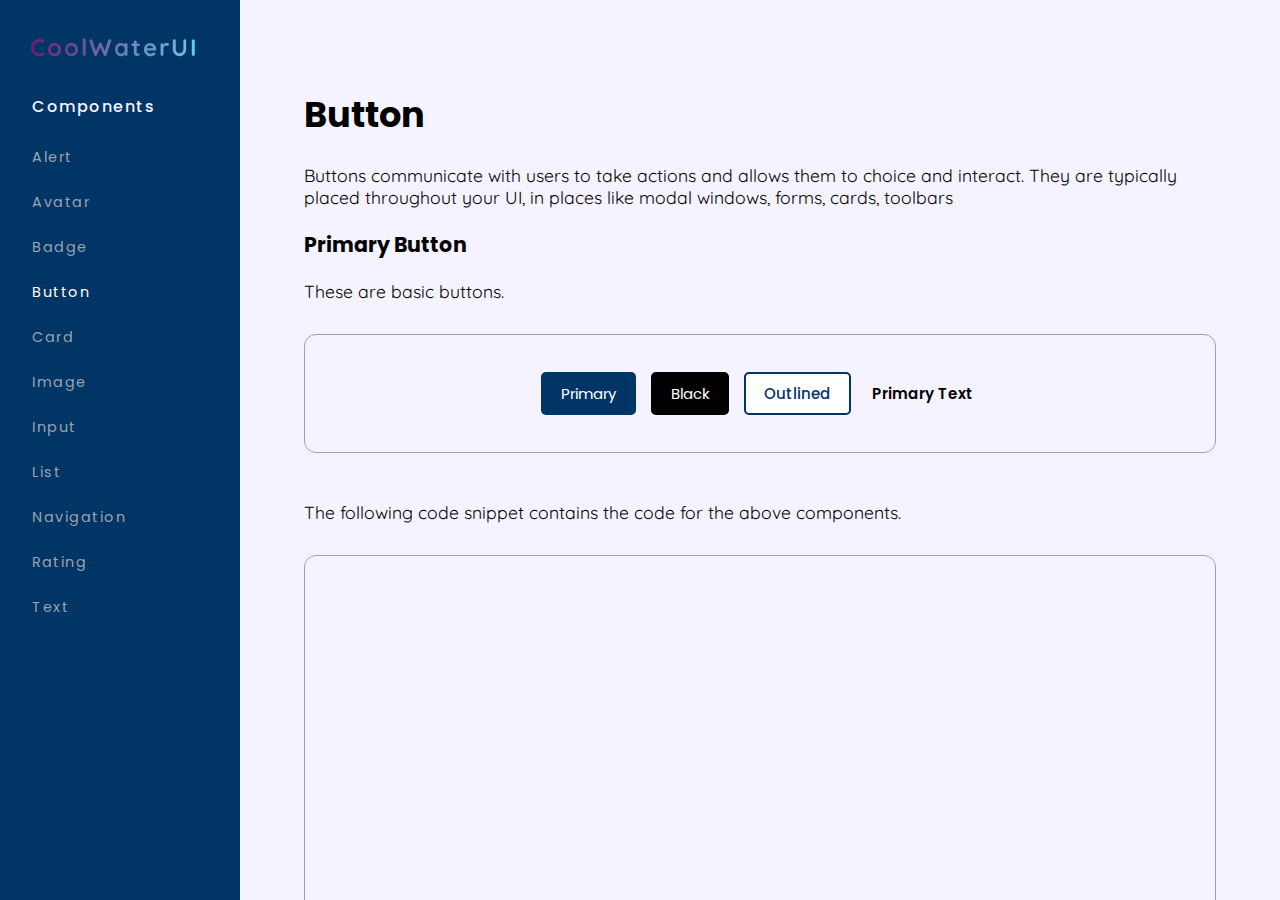
<file: docs/button/button.html>
<!DOCTYPE html>
<html lang="en">
  <head>
    <meta charset="UTF-8" />
    <meta http-equiv="X-UA-Compatible" content="IE=edge" />
    <meta name="viewport" content="width=device-width, initial-scale=1.0" />
    <meta name="description" content="Button | CoolWaterUI" />
    <meta name="author" content="Monojit Chakraborty" />
    <title>CoolWaterUI</title>
    <link rel="stylesheet" href="button.css" />
  </head>
  <body>
    <div class="sidebar-and-main-container">
      <aside class="sidebar">
        <div class="docs-navbrand-container">
          <a href="/"><div class="navbar-brand">CoolWaterUI</div></a>
        </div>

        <ul>
          <li>
            <p class="sidebar-title">Components</p>
          </li>
          <li>
            <a
              class="sidebar-item"
              href="../alert/alert.html"
              rel="noopener noreferrer"
              >Alert</a
            >
          </li>
          <li>
            <a
              class="sidebar-item"
              href="../avatar/avatar.html"
              rel="noopener noreferrer"
              >Avatar</a
            >
          </li>
          <li>
            <a
              class="sidebar-item"
              href="../badge/badge.html"
              rel="noopener noreferrer"
              >Badge</a
            >
          </li>
          <li>
            <a
              class="sidebar-item link-active"
              href="../button/button.html"
              rel="noopener noreferrer"
              >Button</a
            >
          </li>
          <li>
            <a
              class="sidebar-item"
              href="../card/card.html"
              rel="noopener noreferrer"
              >Card</a
            >
          </li>
          <li>
            <a
              class="sidebar-item"
              href="../image/image.html"
              rel="noopener noreferrer"
              >Image</a
            >
          </li>
          <li>
            <a
              class="sidebar-item"
              href="../input/input.html"
              rel="noopener noreferrer"
              >Input</a
            >
          </li>
          <li>
            <a
              class="sidebar-item"
              href="../list/list.html"
              rel="noopener noreferrer"
              >List</a
            >
          </li>
          <li>
            <a
              class="sidebar-item"
              href="../navigation/navigation.html"
              rel="noopener noreferrer"
              >Navigation</a
            >
          </li>
          <li>
            <a
              class="sidebar-item"
              href="../rating/rating.html"
              rel="noopener noreferrer"
              >Rating</a
            >
          </li>
          <li>
            <a
              class="sidebar-item"
              href="../text/text.html"
              rel="noopener noreferrer"
              >Text</a
            >
          </li>
        </ul>
      </aside>
      <main class="main-and-footer-container">
        <div class="main-content">
          <h1>Button</h1>
          <p>
            Buttons communicate with users to take actions and allows them to
            choice and interact. They are typically placed throughout your UI,
            in places like modal windows, forms, cards, toolbars
          </p>

          <h3>Primary Button</h3>
          <p>These are basic buttons.</p>

          <div class="component-container">
            <div>
              <button class="btn btn-primary">Primary</button>
              <button class="btn btn-dark">Black</button>
              <button class="btn btn-outlined">Outlined</button>
              <button class="btn-text">Primary Text</button>
            </div>
          </div>

          <p>
            The following code snippet contains the code for the above
            components.
          </p>

          <div class="component-container">
            <iframe
              src="https://carbon.now.sh/embed/w5kQDiWUs5usXhtH6ESN"
              style="
                width: 576px;
                height: 391px;
                border: 0;
                transform: scale(1);
                overflow: hidden;
              "
              sandbox="allow-scripts allow-same-origin"
            >
            </iframe>
          </div>

          <h3>Button with link</h3>
          <p>
            These buttons contain a link to another site. The links are to be
            modified according to your needs.
          </p>

          <div class="component-container">
            <div>
              <button class="btn btn-primary">
                <a class="btn-link" href="https://hashnode.com/explore"
                  >Read Blog</a
                >
              </button>
              <button class="btn btn-dark">
                <a class="btn-link" href="https://codesandbox.io/"
                  >CodeSandbox</a
                >
              </button>
              <button class="btn btn-outlined">
                <a class="btn-link" href="https://icons.getbootstrap.com/"
                  >Bootstrap icons</a
                >
              </button>
              <button class="btn-text">
                <a
                  class="btn-link"
                  href="https://tailwindcss.com/docs/customizing-colors"
                  >Tailwind colors</a
                >
              </button>
            </div>
          </div>

          <p>
            The following code snippet contains the code for the above
            components.
          </p>

          <div class="component-container">
            <iframe
              src="https://carbon.now.sh/embed/bppe9Qt2c98wM3Z5BRCN"
              style="
                width: 976px;
                height: 521px;
                border: 0;
                transform: scale(1);
                overflow: hidden;
              "
              sandbox="allow-scripts allow-same-origin"
            >
            </iframe>
          </div>

          <h3>Button with icons</h3>
          <p>
            These buttons contain icons for better communication of an action.
          </p>

          <div class="component-container">
            <button class="btn btn-primary btn-icon-label">
              <label>Add to bag</label>
              <svg
                xmlns="http://www.w3.org/2000/svg"
                width="16"
                height="16"
                fill="currentColor"
                class="bi bi-bag-check-fill"
                viewBox="0 0 16 16"
              >
                <path
                  fill-rule="evenodd"
                  d="M10.5 3.5a2.5 2.5 0 0 0-5 0V4h5v-.5zm1 0V4H15v10a2 2 0 0 1-2 2H3a2 2 0 0 1-2-2V4h3.5v-.5a3.5 3.5 0 1 1 7 0zm-.646 5.354a.5.5 0 0 0-.708-.708L7.5 10.793 6.354 9.646a.5.5 0 1 0-.708.708l1.5 1.5a.5.5 0 0 0 .708 0l3-3z"
                />
              </svg>
            </button>

            <button class="btn btn-dark btn-icon-label">
              <label>Place order</label>
              <svg
                xmlns="http://www.w3.org/2000/svg"
                width="16"
                height="16"
                fill="currentColor"
                class="bi bi-currency-euro"
                viewBox="0 0 16 16"
              >
                <path
                  d="M4 9.42h1.063C5.4 12.323 7.317 14 10.34 14c.622 0 1.167-.068 1.659-.185v-1.3c-.484.119-1.045.17-1.659.17-2.1 0-3.455-1.198-3.775-3.264h4.017v-.928H6.497v-.936c0-.11 0-.219.008-.329h4.078v-.927H6.618c.388-1.898 1.719-2.985 3.723-2.985.614 0 1.175.05 1.659.177V2.194A6.617 6.617 0 0 0 10.341 2c-2.928 0-4.82 1.569-5.244 4.3H4v.928h1.01v1.265H4v.928z"
                />
              </svg>
            </button>

            <button class="btn btn-icon">
              <svg
                xmlns="http://www.w3.org/2000/svg"
                width="16"
                height="16"
                fill="currentColor"
                class="bi bi-trash3-fill"
                viewBox="0 0 16 16"
              >
                <path
                  d="M11 1.5v1h3.5a.5.5 0 0 1 0 1h-.538l-.853 10.66A2 2 0 0 1 11.115 16h-6.23a2 2 0 0 1-1.994-1.84L2.038 3.5H1.5a.5.5 0 0 1 0-1H5v-1A1.5 1.5 0 0 1 6.5 0h3A1.5 1.5 0 0 1 11 1.5Zm-5 0v1h4v-1a.5.5 0 0 0-.5-.5h-3a.5.5 0 0 0-.5.5ZM4.5 5.029l.5 8.5a.5.5 0 1 0 .998-.06l-.5-8.5a.5.5 0 1 0-.998.06Zm6.53-.528a.5.5 0 0 0-.528.47l-.5 8.5a.5.5 0 0 0 .998.058l.5-8.5a.5.5 0 0 0-.47-.528ZM8 4.5a.5.5 0 0 0-.5.5v8.5a.5.5 0 0 0 1 0V5a.5.5 0 0 0-.5-.5Z"
                />
              </svg>
            </button>

            <button class="btn btn-icon">
              <svg
                xmlns="http://www.w3.org/2000/svg"
                width="16"
                height="16"
                fill="currentColor"
                class="bi bi-send-fill"
                viewBox="0 0 16 16"
              >
                <path
                  d="M15.964.686a.5.5 0 0 0-.65-.65L.767 5.855H.766l-.452.18a.5.5 0 0 0-.082.887l.41.26.001.002 4.995 3.178 3.178 4.995.002.002.26.41a.5.5 0 0 0 .886-.083l6-15Zm-1.833 1.89L6.637 10.07l-.215-.338a.5.5 0 0 0-.154-.154l-.338-.215 7.494-7.494 1.178-.471-.47 1.178Z"
                />
              </svg>
            </button>

            <button class="btn btn-icon">
              <svg
                xmlns="http://www.w3.org/2000/svg"
                width="16"
                height="16"
                fill="currentColor"
                class="bi bi-heart"
                viewBox="0 0 16 16"
              >
                <path
                  d="m8 2.748-.717-.737C5.6.281 2.514.878 1.4 3.053c-.523 1.023-.641 2.5.314 4.385.92 1.815 2.834 3.989 6.286 6.357 3.452-2.368 5.365-4.542 6.286-6.357.955-1.886.838-3.362.314-4.385C13.486.878 10.4.28 8.717 2.01L8 2.748zM8 15C-7.333 4.868 3.279-3.04 7.824 1.143c.06.055.119.112.176.171a3.12 3.12 0 0 1 .176-.17C12.72-3.042 23.333 4.867 8 15z"
                />
              </svg>
            </button>
          </div>

          <p>
            The following code snippet contains the code for the above
            components.
          </p>

          <div class="component-container">
            <iframe
              src="https://carbon.now.sh/embed/qeLdWHcHvz5uPrybTorS"
              style="
                width: 1024px;
                height: 1359px;
                border: 0;
                transform: scale(1);
                overflow: hidden;
              "
              sandbox="allow-scripts allow-same-origin"
            >
            </iframe>
          </div>

          <h3>Floating action button</h3>
          <p>
            These buttons contain icons for better communication of an action.
          </p>

          <div class="component-container">
            <div class="margin-r-2rem">
              <button class="btn btn-fab">
                <svg
                  xmlns="http://www.w3.org/2000/svg"
                  width="16"
                  height="16"
                  fill="currentColor"
                  class="bi bi-arrow-up-circle-fill"
                  viewBox="0 0 16 16"
                >
                  <path
                    d="M16 8A8 8 0 1 0 0 8a8 8 0 0 0 16 0zm-7.5 3.5a.5.5 0 0 1-1 0V5.707L5.354 7.854a.5.5 0 1 1-.708-.708l3-3a.5.5 0 0 1 .708 0l3 3a.5.5 0 0 1-.708.708L8.5 5.707V11.5z"
                  />
                </svg>
              </button>
            </div>
            <div class="margin-r-2rem">
              <button class="btn btn-fab">
                <svg
                  xmlns="http://www.w3.org/2000/svg"
                  width="16"
                  height="16"
                  fill="currentColor"
                  class="bi bi-plus"
                  viewBox="0 0 16 16"
                >
                  <path
                    d="M8 4a.5.5 0 0 1 .5.5v3h3a.5.5 0 0 1 0 1h-3v3a.5.5 0 0 1-1 0v-3h-3a.5.5 0 0 1 0-1h3v-3A.5.5 0 0 1 8 4z"
                  />
                </svg>
              </button>
            </div>
            <div class="margin-r-2rem">
              <button class="btn btn-fab">
                <svg
                  xmlns="http://www.w3.org/2000/svg"
                  width="16"
                  height="16"
                  fill="currentColor"
                  class="bi bi-share-fill"
                  viewBox="0 0 16 16"
                >
                  <path
                    d="M11 2.5a2.5 2.5 0 1 1 .603 1.628l-6.718 3.12a2.499 2.499 0 0 1 0 1.504l6.718 3.12a2.5 2.5 0 1 1-.488.876l-6.718-3.12a2.5 2.5 0 1 1 0-3.256l6.718-3.12A2.5 2.5 0 0 1 11 2.5z"
                  />
                </svg>
              </button>
            </div>
          </div>

          <p>
            The following code snippet contains the code for the above
            components.
          </p>

          <div class="component-container">
            <iframe
              src="https://carbon.now.sh/embed/4pphGQUijXqcdKU9vcCM"
              style="
                width: 1024px;
                height: 707px;
                border: 0;
                transform: scale(1);
                overflow: hidden;
              "
              sandbox="allow-scripts allow-same-origin"
            >
            </iframe>
          </div>
        </div>
        <hr />
        <footer class="footer">
          <div class="footer-about">
            <p class="brand-line"><span>CoolWaterUI</span></p>
          </div>
          <div class="footer-about">
            <p class="copyright">
              Copyright &copy;
              <script>
                document.write(new Date().getFullYear());
              </script>
              CoolWaterUI
            </p>

            <div class="social-icons">
              <a href="https://twitter.com/">
                <svg
                  xmlns="http://www.w3.org/2000/svg"
                  width="16"
                  height="16"
                  fill="currentColor"
                  class="bi bi-twitter"
                  viewBox="0 0 16 16"
                >
                  <path
                    d="M5.026 15c6.038 0 9.341-5.003 9.341-9.334 0-.14 0-.282-.006-.422A6.685 6.685 0 0 0 16 3.542a6.658 6.658 0 0 1-1.889.518 3.301 3.301 0 0 0 1.447-1.817 6.533 6.533 0 0 1-2.087.793A3.286 3.286 0 0 0 7.875 6.03a9.325 9.325 0 0 1-6.767-3.429 3.289 3.289 0 0 0 1.018 4.382A3.323 3.323 0 0 1 .64 6.575v.045a3.288 3.288 0 0 0 2.632 3.218 3.203 3.203 0 0 1-.865.115 3.23 3.23 0 0 1-.614-.057 3.283 3.283 0 0 0 3.067 2.277A6.588 6.588 0 0 1 .78 13.58a6.32 6.32 0 0 1-.78-.045A9.344 9.344 0 0 0 5.026 15z"
                  />
                </svg>
              </a>

              <a href="https://www.linkedin.com/">
                <svg
                  xmlns="http://www.w3.org/2000/svg"
                  width="16"
                  height="16"
                  fill="currentColor"
                  class="bi bi-linkedin"
                  viewBox="0 0 16 16"
                >
                  <path
                    d="M0 1.146C0 .513.526 0 1.175 0h13.65C15.474 0 16 .513 16 1.146v13.708c0 .633-.526 1.146-1.175 1.146H1.175C.526 16 0 15.487 0 14.854V1.146zm4.943 12.248V6.169H2.542v7.225h2.401zm-1.2-8.212c.837 0 1.358-.554 1.358-1.248-.015-.709-.52-1.248-1.342-1.248-.822 0-1.359.54-1.359 1.248 0 .694.521 1.248 1.327 1.248h.016zm4.908 8.212V9.359c0-.216.016-.432.08-.586.173-.431.568-.878 1.232-.878.869 0 1.216.662 1.216 1.634v3.865h2.401V9.25c0-2.22-1.184-3.252-2.764-3.252-1.274 0-1.845.7-2.165 1.193v.025h-.016a5.54 5.54 0 0 1 .016-.025V6.169h-2.4c.03.678 0 7.225 0 7.225h2.4z"
                  />
                </svg>
              </a>

              <a href="https://stackoverflow.com/">
                <svg
                  xmlns="http://www.w3.org/2000/svg"
                  width="16"
                  height="16"
                  fill="currentColor"
                  class="bi bi-stack-overflow"
                  viewBox="0 0 16 16"
                >
                  <path
                    d="M12.412 14.572V10.29h1.428V16H1v-5.71h1.428v4.282h9.984z"
                  />
                  <path
                    d="M3.857 13.145h7.137v-1.428H3.857v1.428zM10.254 0 9.108.852l4.26 5.727 1.146-.852L10.254 0zm-3.54 3.377 5.484 4.567.913-1.097L7.627 2.28l-.914 1.097zM4.922 6.55l6.47 3.013.603-1.294-6.47-3.013-.603 1.294zm-.925 3.344 6.985 1.469.294-1.398-6.985-1.468-.294 1.397z"
                  />
                </svg>
              </a>

              <a href="https://github.com/mcmonojit">
                <svg
                  xmlns="http://www.w3.org/2000/svg"
                  width="16"
                  height="16"
                  fill="currentColor"
                  class="bi bi-github"
                  viewBox="0 0 16 16"
                >
                  <path
                    d="M8 0C3.58 0 0 3.58 0 8c0 3.54 2.29 6.53 5.47 7.59.4.07.55-.17.55-.38 0-.19-.01-.82-.01-1.49-2.01.37-2.53-.49-2.69-.94-.09-.23-.48-.94-.82-1.13-.28-.15-.68-.52-.01-.53.63-.01 1.08.58 1.23.82.72 1.21 1.87.87 2.33.66.07-.52.28-.87.51-1.07-1.78-.2-3.64-.89-3.64-3.95 0-.87.31-1.59.82-2.15-.08-.2-.36-1.02.08-2.12 0 0 .67-.21 2.2.82.64-.18 1.32-.27 2-.27.68 0 1.36.09 2 .27 1.53-1.04 2.2-.82 2.2-.82.44 1.1.16 1.92.08 2.12.51.56.82 1.27.82 2.15 0 3.07-1.87 3.75-3.65 3.95.29.25.54.73.54 1.48 0 1.07-.01 1.93-.01 2.2 0 .21.15.46.55.38A8.012 8.012 0 0 0 16 8c0-4.42-3.58-8-8-8z"
                  />
                </svg>
              </a>
            </div>
          </div>
        </footer>
      </main>
    </div>
  </body>
</html>
</file>
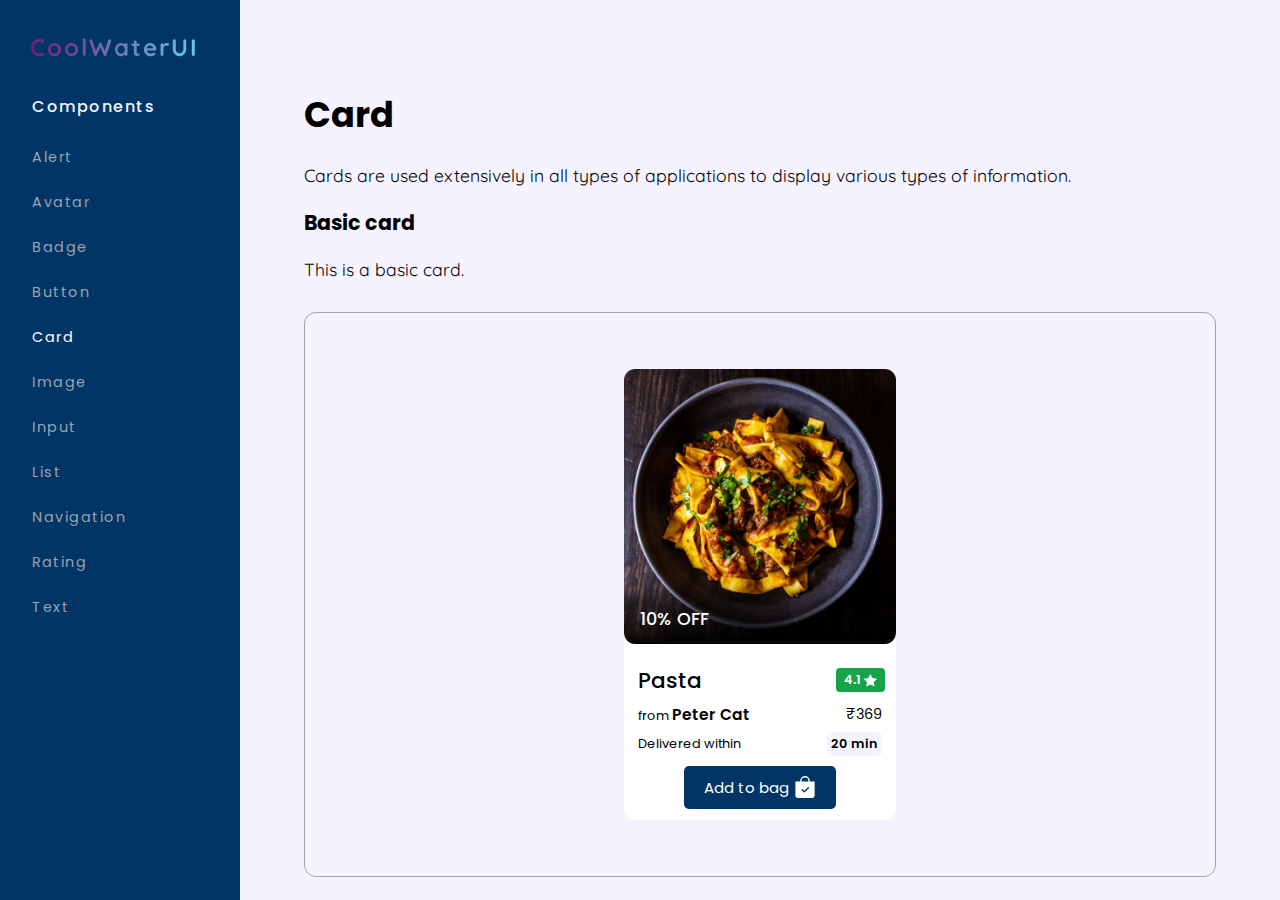
<file: docs/card/card.html>
<!DOCTYPE html>
<html lang="en">
<head>
    <meta charset="UTF-8">
    <meta http-equiv="X-UA-Compatible" content="IE=edge">
    <meta name="viewport" content="width=device-width, initial-scale=1.0">
    <meta name="description" content="Card | CoolWaterUI" />
    <meta name="author" content="Monojit Chakraborty"/>
    <title>CoolWaterUI</title>
    <link rel="stylesheet" href="card.css">
</head>
<body>
    <div class="sidebar-and-main-container">
        <aside class="sidebar">

            <div class="docs-navbrand-container"><a href="/"><div class="navbar-brand">CoolWaterUI</div></a></div>

            <ul>
                <li>
                    <p class="sidebar-title">Components</p>
                </li>
                <li>
                    <a class="sidebar-item" href="../alert/alert.html" rel="noopener noreferrer">Alert</a>
                </li>
                <li>
                    <a class="sidebar-item" href="../avatar/avatar.html" rel="noopener noreferrer">Avatar</a>
                </li>
                <li>
                    <a class="sidebar-item" href="../badge/badge.html" rel="noopener noreferrer">Badge</a>
                </li>
                <li>
                    <a class="sidebar-item" href="../button/button.html" rel="noopener noreferrer">Button</a>
                </li>
                <li>
                    <a class="sidebar-item link-active" href="../card/card.html" rel="noopener noreferrer">Card</a>
                </li>
                <li>
                    <a class="sidebar-item" href="../image/image.html" rel="noopener noreferrer">Image</a>
                </li>
                <li>
                    <a class="sidebar-item" href="../input/input.html" rel="noopener noreferrer">Input</a>
                </li>
                <li>
                    <a class="sidebar-item" href="../list/list.html" rel="noopener noreferrer">List</a>
                </li>
                <li>
                    <a class="sidebar-item" href="../navigation/navigation.html" rel="noopener noreferrer">Navigation</a>
                </li>
                <li>
                    <a class="sidebar-item" href="../rating/rating.html" rel="noopener noreferrer">Rating</a>
                </li>
                <li>
                    <a class="sidebar-item" href="../text/text.html" rel="noopener noreferrer">Text</a>
                </li>
            </ul>
        </aside>
        <main class="main-and-footer-container">
 
            <div class="main-content">

                <h1>Card</h1>
                <p>Cards are used extensively in all types of applications to display various types of information.</p>

                <h3>Basic card</h3>
                <p>This is a basic card.</p>

                <div class="component-container">
                    <div class="card-1">
                        <img class="card-1-img" src="/assets/img9.jpg">
                        <div class="card-1-overlay-text">
                            <h4>10% OFF</h4>
                        </div>
                        <div  class="card-info-container">
                            <div class="card-info-side">
                                <h2>Pasta</h2>
                                <div class="rating-container green">
                                    <span>4.1</span>
                                    <svg xmlns="http://www.w3.org/2000/svg" width="16" height="16" fill="currentColor" class="bi bi-	star-fill" viewBox="0 0 16 16">
                                    <path d="M3.612 15.443c-.386.198-.824-.149-.746-.592l.83-4.73L.173 			        					6.765c-.329-.314-.158-.888.283-.95l4.898-.696L7.538.792c.197-.39.73-.39.927 0l2.184 4.327    4.898.696c.441.062.612.636.282.95l-3.522 3.356.83 4.73c.078.443-.36.79-.746.592L8 13.187l-4.389 2.256z"/>
                                    </svg>
                                </div>                                
                            </div>
                            <div class="card-info-side">
                                <p>from <span>Peter Cat</span></p>
                                <p class="info-big">₹369</p>
                            </div>
                            <div class="card-info-side">
                                <p>Delivered within</p>
                                <p class="time">20 min</p>
                            </div>
                            <button class="btn btn-primary btn-icon-label margin-auto">
                                <label>Add to bag</label>
                                <svg xmlns="http://www.w3.org/2000/svg" width="16" height="16" fill="currentColor" class="bi bi-		bag-check-fill" viewBox="0 0 16 16">
                                      <path fill-rule="evenodd" d="M10.5 3.5a2.5 2.5 0 0 0-5 0V4h5v-.5zm1 0V4H15v10a2 2 0 0 1-2 2H3a2 		2 0 	0 1-2-2V4h3.5v-.5a3.5 3.5 0 1 1 7 0zm-.646 5.354a.5.5 0 0 0-.708-.708L7.5 10.793 6.354 			9.646a.5.5 0 	1 0-.708.708l1.5 1.5a.5.5 0 0 0 .708 0l3-3z"/>
                                </svg>
                            </button>
                        </div>
                    </div>
                </div>

                <p>The following code snippet contains the code for the above components.</p>

                <div class="component-container">
                    <iframe
                        src="https://carbon.now.sh/embed/MYg5lgzoL0Z1gnMwGVSY"
                        style="width: 1024px; height: 912px; border:0; transform: scale(1); overflow:hidden;"
                        sandbox="allow-scripts allow-same-origin">
                        </iframe>
                </div>

                <h3>Card with badge</h3>
                <p>This is a basic card with badge.</p>

                <div class="component-container">
                    <div class="card-1">
                        <img class="card-1-img" src="/assets/img10.jpg">

                        <div class="card-overlay-badge">
                            <button class="btn btn-icon">
                                <svg xmlns="http://www.w3.org/2000/svg" width="16" height="16" fill="currentColor" class="bi bi-bookmark-check-fill" viewBox="0 0 16 16">
                                    <path fill-rule="evenodd" d="M2 15.5V2a2 2 0 0 1 2-2h8a2 2 0 0 1 2 2v13.5a.5.5 0 0 1-.74.439L8 13.069l-5.26 2.87A.5.5 0 0 1 2 15.5zm8.854-9.646a.5.5 0 0 0-.708-.708L7.5 7.793 6.354 6.646a.5.5 0 1 0-.708.708l1.5 1.5a.5.5 0 0 0 .708 0l3-3z"/>
                                  </svg>
                            </button>
                        </div>
                            
                        <div class="card-1-overlay-text">
                            <h4>10% OFF</h4>
                        </div>
                        <div class="card-info-container">
                            <div class="card-info-side">
                                <h2>Veg Dosa</h2>
                                <div class="rating-container green">
                                    <span>4.5</span>
                                    <svg xmlns="http://www.w3.org/2000/svg" width="16" height="16" fill="currentColor" class="bi bi-	star-fill" viewBox="0 0 16 16">
                                    <path d="M3.612 15.443c-.386.198-.824-.149-.746-.592l.83-4.73L.173 			        					6.765c-.329-.314-.158-.888.283-.95l4.898-.696L7.538.792c.197-.39.73-.39.927 0l2.184 4.327    4.898.696c.441.062.612.636.282.95l-3.522 3.356.83 4.73c.078.443-.36.79-.746.592L8 13.187l-4.389 2.256z"/>
                                    </svg>
                                </div>
                            </div>
                            <div class="card-info-side">
                                <p>from <span>Peter Cat</span></p>
                                <p class="info-big">₹369</p>
                            </div>
                            <div class="card-info-side">
                                <p>Delivered within</p>
                                <p class="time">20 min</p>
                            </div>
                            <button class="btn btn-primary btn-icon-label margin-auto">
                                <label>Add to bag</label>
                                <svg xmlns="http://www.w3.org/2000/svg" width="16" height="16" fill="currentColor" class="bi bi-		bag-check-fill" viewBox="0 0 16 16">
                                      <path fill-rule="evenodd" d="M10.5 3.5a2.5 2.5 0 0 0-5 0V4h5v-.5zm1 0V4H15v10a2 2 0 0 1-2 2H3a2 		2 0 	0 1-2-2V4h3.5v-.5a3.5 3.5 0 1 1 7 0zm-.646 5.354a.5.5 0 0 0-.708-.708L7.5 10.793 6.354 			9.646a.5.5 0 	1 0-.708.708l1.5 1.5a.5.5 0 0 0 .708 0l3-3z"/>
                                </svg>
                            </button>
                        </div>
                    </div>
                </div>

                <p>The following code snippet contains the code for the above components.</p>

                <div class="component-container">
                    <iframe
                        src="https://carbon.now.sh/embed/PexI8u3wsmZK0Z2xpf6U"
                        style="width: 1024px; height: 1117px; border:0; transform: scale(1); overflow:hidden;"
                        sandbox="allow-scripts allow-same-origin">
                        </iframe>
                </div>

                <h3>Card with dismiss</h3>
                <p>This is a basic card with dismiss button.</p>

                <div class="component-container">
                    <div class="card-1">
                        <img class="card-1-img" src="/assets/img11.jpg">

                        <div class="card-overlay-badge">
                            <button class="btn btn-icon">
                                <svg xmlns="http://www.w3.org/2000/svg" width="16" height="16" fill="currentColor" class="bi bi-x-lg" viewBox="0 0 16 16">
                                    <path fill-rule="evenodd" d="M13.854 2.146a.5.5 0 0 1 0 .708l-11 11a.5.5 0 0 1-.708-.708l11-11a.5.5 0 0 1 .708 0Z"/>
                                    <path fill-rule="evenodd" d="M2.146 2.146a.5.5 0 0 0 0 .708l11 11a.5.5 0 0 0 .708-.708l-11-11a.5.5 0 0 0-.708 0Z"/>
                                </svg>
                            </button>
                        </div>
                            
                        <div class="card-1-overlay-text">
                            <h4>10% OFF</h4>
                        </div>
                        <div class="card-info-container">
                            <div class="card-info-side">
                                <h2>Pizza</h2>
                                <div class="rating-container green">
                                    <span>4.1</span>
                                    <svg xmlns="http://www.w3.org/2000/svg" width="16" height="16" fill="currentColor" class="bi bi-	star-fill" viewBox="0 0 16 16">
                                    <path d="M3.612 15.443c-.386.198-.824-.149-.746-.592l.83-4.73L.173 			        					6.765c-.329-.314-.158-.888.283-.95l4.898-.696L7.538.792c.197-.39.73-.39.927 0l2.184 4.327    4.898.696c.441.062.612.636.282.95l-3.522 3.356.83 4.73c.078.443-.36.79-.746.592L8 13.187l-4.389 2.256z"/>
                                    </svg>
                                </div>
                            </div>
                            <div class="card-info-side">
                                <p>from <span>Peter Cat</span></p>
                                <p class="info-big">₹369</p>
                            </div>
                            <div class="card-info-side">
                                <p>Delivered within</p>
                                <p class="time">20 min</p>
                            </div>
                            <button class="btn btn-primary btn-icon-label margin-auto">
                                <label>Add to bag</label>
                                <svg xmlns="http://www.w3.org/2000/svg" width="16" height="16" fill="currentColor" class="bi bi-		bag-check-fill" viewBox="0 0 16 16">
                                      <path fill-rule="evenodd" d="M10.5 3.5a2.5 2.5 0 0 0-5 0V4h5v-.5zm1 0V4H15v10a2 2 0 0 1-2 2H3a2 		2 0 	0 1-2-2V4h3.5v-.5a3.5 3.5 0 1 1 7 0zm-.646 5.354a.5.5 0 0 0-.708-.708L7.5 10.793 6.354 			9.646a.5.5 0 	1 0-.708.708l1.5 1.5a.5.5 0 0 0 .708 0l3-3z"/>
                                </svg>
                            </button>
                        </div>
                    </div>
                </div>

                <p>The following code snippet contains the code for the above components.</p>

                <div class="component-container">
                    <iframe
                        src="https://carbon.now.sh/embed/71HmCqGBzwdEyVuo5AEe"
                        style="width: 1024px; height: 1135px; border:0; transform: scale(1); overflow:hidden;"
                        sandbox="allow-scripts allow-same-origin">
                        </iframe>
                </div>


                <h3>Card with only text</h3>
                <p>This is a basic card with only text.</p>

                <div class="component-container">
                    <div class="text-card">
                        <div class="card-info-container">
                            <div class="card-info-side">
                                <h2>Venture capital</h2>
                            </div>
                            <div class="card-info-side">
                                <p>Lorem ipsum dolor sit amet consectetur adipisicing elit. Labore, facilis.</p>
                            </div>
                            <div class="card-info-side">
                                <p>Initials</p>
                                <p class="time">AG</p>
                            </div>
                            <button class="btn btn-primary btn-icon-label margin-auto">
                                <label>Read</label>
                            </button>
                        </div>
                    </div>
                </div>

                <p>The following code snippet contains the code for the above components.</p>

                <div class="component-container">
                    <iframe
                        src="https://carbon.now.sh/embed/D0R6dxTb6XI3utY3EHpi"
                        style="width: 1024px; height: 633px; border:0; transform: scale(1); overflow:hidden;"
                        sandbox="allow-scripts allow-same-origin">
                        </iframe>
                </div>

                <h3>Horizontal card</h3>
                <p>This is a basic card with dismiss button.</p>

                <div class="component-container">
                    <div class="horizontal-card">
                        <div>
                            <img class="card-1-img" src="/assets/img13.png">

                            <div class="card-overlay-badge">
                                <button class="btn btn-icon">
                                    <svg xmlns="http://www.w3.org/2000/svg" width="16" height="16" fill="currentColor" class="bi bi-x-lg" viewBox="0 0 16 16">
                                        <path fill-rule="evenodd" d="M13.854 2.146a.5.5 0 0 1 0 .708l-11 11a.5.5 0 0 1-.708-.708l11-11a.5.5 0 0 1 .708 0Z"/>
                                        <path fill-rule="evenodd" d="M2.146 2.146a.5.5 0 0 0 0 .708l11 11a.5.5 0 0 0 .708-.708l-11-11a.5.5 0 0 0-.708 0Z"/>
                                    </svg>
                                </button>
                            </div>
                                
                            <div class="card-1-overlay-text">
                                <h4>10% OFF</h4>
                            </div>
                        </div>

                        <div class="card-info-container">
                            <div class="card-info-side">
                                <h2>Shawarma</h2>
                                <div class="rating-container green">
                                    <span>4.7</span>
                                    <svg xmlns="http://www.w3.org/2000/svg" width="16" height="16" fill="currentColor" class="bi bi-	star-fill" viewBox="0 0 16 16">
                                    <path d="M3.612 15.443c-.386.198-.824-.149-.746-.592l.83-4.73L.173 			        					6.765c-.329-.314-.158-.888.283-.95l4.898-.696L7.538.792c.197-.39.73-.39.927 0l2.184 4.327    4.898.696c.441.062.612.636.282.95l-3.522 3.356.83 4.73c.078.443-.36.79-.746.592L8 13.187l-4.389 2.256z"/>
                                    </svg>
                                </div>
                            </div>
                            <div class="card-info-side">
                                <p>from <span>Peter Cat</span></p>
                                <p class="info-big">₹369</p>
                            </div>
                            <div class="card-info-side">
                                <p>Delivered within</p>
                                <p class="time">20 min</p>
                            </div>
                            <button class="btn btn-primary btn-icon-label margin-auto">
                                <label>Add to bag</label>
                                <svg xmlns="http://www.w3.org/2000/svg" width="16" height="16" fill="currentColor" class="bi bi-		bag-check-fill" viewBox="0 0 16 16">
                                      <path fill-rule="evenodd" d="M10.5 3.5a2.5 2.5 0 0 0-5 0V4h5v-.5zm1 0V4H15v10a2 2 0 0 1-2 2H3a2 		2 0 	0 1-2-2V4h3.5v-.5a3.5 3.5 0 1 1 7 0zm-.646 5.354a.5.5 0 0 0-.708-.708L7.5 10.793 6.354 			9.646a.5.5 0 	1 0-.708.708l1.5 1.5a.5.5 0 0 0 .708 0l3-3z"/>
                                </svg>
                            </button>
                        </div>
                    </div>
                </div>

                <p>The following code snippet contains the code for the above components.</p>

                <div class="component-container">
                    <iframe
                        src="https://carbon.now.sh/embed/89UXhLK1ulKaBlNPi6Ko"
                        style="width: 1024px; height: 1042px; border:0; transform: scale(1); overflow:hidden;"
                        sandbox="allow-scripts allow-same-origin">
                        </iframe>
                </div>


                <h3>Card with text overlay</h3>
                <p>This is a basic card with text overlay.</p>

                <div class="component-container">
                    <div class="card-4">
                        <img class="card-4-img" src="/assets/img7.jpg">
                        <div class="card-4-overlay-text">
                            <h4>Newly opened</h4>
                            <a href="#">8 results</a>
                        </div>
                    </div>
                </div>

                <p>The following code snippet contains the code for the above components.</p>

                <div class="component-container">
                    <iframe
                        src="https://carbon.now.sh/embed/2Hqrmonh6l0jnFcTm2x9"
                        style="width: 581px; height: 316px; border:0; transform: scale(1); overflow:hidden;"
                        sandbox="allow-scripts allow-same-origin">
                        </iframe>
                </div>


                <h3>Card with shadow</h3>
                <p>This is a card component with shadow.</p>

                <div class="component-container">
                    <div class="card-1 shadow">
                        <img class="card-1-img" src="/assets/img10.jpg">

                        <div class="card-overlay-badge">
                            <button class="btn btn-icon">
                                <svg xmlns="http://www.w3.org/2000/svg" width="16" height="16" fill="currentColor" class="bi bi-bookmark-check-fill" viewBox="0 0 16 16">
                                    <path fill-rule="evenodd" d="M2 15.5V2a2 2 0 0 1 2-2h8a2 2 0 0 1 2 2v13.5a.5.5 0 0 1-.74.439L8 13.069l-5.26 2.87A.5.5 0 0 1 2 15.5zm8.854-9.646a.5.5 0 0 0-.708-.708L7.5 7.793 6.354 6.646a.5.5 0 1 0-.708.708l1.5 1.5a.5.5 0 0 0 .708 0l3-3z"/>
                                  </svg>
                            </button>
                        </div>
                            
                        <div class="card-1-overlay-text">
                            <h4>10% OFF</h4>
                        </div>
                        <div class="card-info-container">
                            <div class="card-info-side">
                                <h2>Veg Dosa</h2>
                                <div class="rating-container green">
                                    <span>4.5</span>
                                    <svg xmlns="http://www.w3.org/2000/svg" width="16" height="16" fill="currentColor" class="bi bi-	star-fill" viewBox="0 0 16 16">
                                    <path d="M3.612 15.443c-.386.198-.824-.149-.746-.592l.83-4.73L.173 			        					6.765c-.329-.314-.158-.888.283-.95l4.898-.696L7.538.792c.197-.39.73-.39.927 0l2.184 4.327    4.898.696c.441.062.612.636.282.95l-3.522 3.356.83 4.73c.078.443-.36.79-.746.592L8 13.187l-4.389 2.256z"/>
                                    </svg>
                                </div>
                            </div>
                            <div class="card-info-side">
                                <p>from <span>Peter Cat</span></p>
                                <p class="info-big">₹369</p>
                            </div>
                            <div class="card-info-side">
                                <p>Delivered within</p>
                                <p class="time">20 min</p>
                            </div>
                            <button class="btn btn-primary btn-icon-label margin-auto">
                                <label>Add to bag</label>
                                <svg xmlns="http://www.w3.org/2000/svg" width="16" height="16" fill="currentColor" class="bi bi-		bag-check-fill" viewBox="0 0 16 16">
                                      <path fill-rule="evenodd" d="M10.5 3.5a2.5 2.5 0 0 0-5 0V4h5v-.5zm1 0V4H15v10a2 2 0 0 1-2 2H3a2 		2 0 	0 1-2-2V4h3.5v-.5a3.5 3.5 0 1 1 7 0zm-.646 5.354a.5.5 0 0 0-.708-.708L7.5 10.793 6.354 			9.646a.5.5 0 	1 0-.708.708l1.5 1.5a.5.5 0 0 0 .708 0l3-3z"/>
                                </svg>
                            </button>
                        </div>
                    </div>
                </div>

                <p>The following code snippet contains the code for the above components.</p>

                <div class="component-container">
                    <iframe
                        src="https://carbon.now.sh/embed/W2O0mrR9TW8A0INAt813"
                        style="width: 1024px; height: 1117px; border:0; transform: scale(1); overflow:hidden;"
                        sandbox="allow-scripts allow-same-origin">
                        </iframe>
                </div>


            </div>
            <hr>
            <footer class="footer">
                <div class="footer-about">
                  <p class="brand-line"><span>CoolWaterUI</span></p>
                </div>
                <div class="footer-about">
                  <p class="copyright">Copyright &copy; <script>document.write(new Date().getFullYear())</script> CoolWaterUI</p>
          
                  <div class="social-icons">
          
                    <a href="https://twitter.com/">
                    <svg xmlns="http://www.w3.org/2000/svg" width="16" height="16" fill="currentColor" class="bi bi-twitter" viewBox="0 0 16 16">
                      <path d="M5.026 15c6.038 0 9.341-5.003 9.341-9.334 0-.14 0-.282-.006-.422A6.685 6.685 0 0 0 16 3.542a6.658 6.658 0 0 1-1.889.518 3.301 3.301 0 0 0 1.447-1.817 6.533 6.533 0 0 1-2.087.793A3.286 3.286 0 0 0 7.875 6.03a9.325 9.325 0 0 1-6.767-3.429 3.289 3.289 0 0 0 1.018 4.382A3.323 3.323 0 0 1 .64 6.575v.045a3.288 3.288 0 0 0 2.632 3.218 3.203 3.203 0 0 1-.865.115 3.23 3.23 0 0 1-.614-.057 3.283 3.283 0 0 0 3.067 2.277A6.588 6.588 0 0 1 .78 13.58a6.32 6.32 0 0 1-.78-.045A9.344 9.344 0 0 0 5.026 15z"/>
                    </svg>
                    </a>
          
                    <a href="https://www.linkedin.com/">
                    <svg xmlns="http://www.w3.org/2000/svg" width="16" height="16" fill="currentColor" class="bi bi-linkedin" viewBox="0 0 16 16">
                      <path d="M0 1.146C0 .513.526 0 1.175 0h13.65C15.474 0 16 .513 16 1.146v13.708c0 .633-.526 1.146-1.175 1.146H1.175C.526 16 0 15.487 0 14.854V1.146zm4.943 12.248V6.169H2.542v7.225h2.401zm-1.2-8.212c.837 0 1.358-.554 1.358-1.248-.015-.709-.52-1.248-1.342-1.248-.822 0-1.359.54-1.359 1.248 0 .694.521 1.248 1.327 1.248h.016zm4.908 8.212V9.359c0-.216.016-.432.08-.586.173-.431.568-.878 1.232-.878.869 0 1.216.662 1.216 1.634v3.865h2.401V9.25c0-2.22-1.184-3.252-2.764-3.252-1.274 0-1.845.7-2.165 1.193v.025h-.016a5.54 5.54 0 0 1 .016-.025V6.169h-2.4c.03.678 0 7.225 0 7.225h2.4z"/>
                    </svg>
                    </a>
          
                    <a href="https://stackoverflow.com/">
                    <svg xmlns="http://www.w3.org/2000/svg" width="16" height="16" fill="currentColor" class="bi bi-stack-overflow" viewBox="0 0 16 16">
                      <path d="M12.412 14.572V10.29h1.428V16H1v-5.71h1.428v4.282h9.984z"/>
                      <path d="M3.857 13.145h7.137v-1.428H3.857v1.428zM10.254 0 9.108.852l4.26 5.727 1.146-.852L10.254 0zm-3.54 3.377 5.484 4.567.913-1.097L7.627 2.28l-.914 1.097zM4.922 6.55l6.47 3.013.603-1.294-6.47-3.013-.603 1.294zm-.925 3.344 6.985 1.469.294-1.398-6.985-1.468-.294 1.397z"/>
                    </svg>
                    </a>
          
          
                    <a href="https://github.com/mcmonojit">
                    <svg xmlns="http://www.w3.org/2000/svg" width="16" height="16" fill="currentColor" class="bi bi-github" viewBox="0 0 16 16">
                      <path d="M8 0C3.58 0 0 3.58 0 8c0 3.54 2.29 6.53 5.47 7.59.4.07.55-.17.55-.38 0-.19-.01-.82-.01-1.49-2.01.37-2.53-.49-2.69-.94-.09-.23-.48-.94-.82-1.13-.28-.15-.68-.52-.01-.53.63-.01 1.08.58 1.23.82.72 1.21 1.87.87 2.33.66.07-.52.28-.87.51-1.07-1.78-.2-3.64-.89-3.64-3.95 0-.87.31-1.59.82-2.15-.08-.2-.36-1.02.08-2.12 0 0 .67-.21 2.2.82.64-.18 1.32-.27 2-.27.68 0 1.36.09 2 .27 1.53-1.04 2.2-.82 2.2-.82.44 1.1.16 1.92.08 2.12.51.56.82 1.27.82 2.15 0 3.07-1.87 3.75-3.65 3.95.29.25.54.73.54 1.48 0 1.07-.01 1.93-.01 2.2 0 .21.15.46.55.38A8.012 8.012 0 0 0 16 8c0-4.42-3.58-8-8-8z"/>
                    </svg>
                    </a>
          
                  </div>
                </div>
            </footer>
        </main>
    </div>
</body>
</html>
</file>
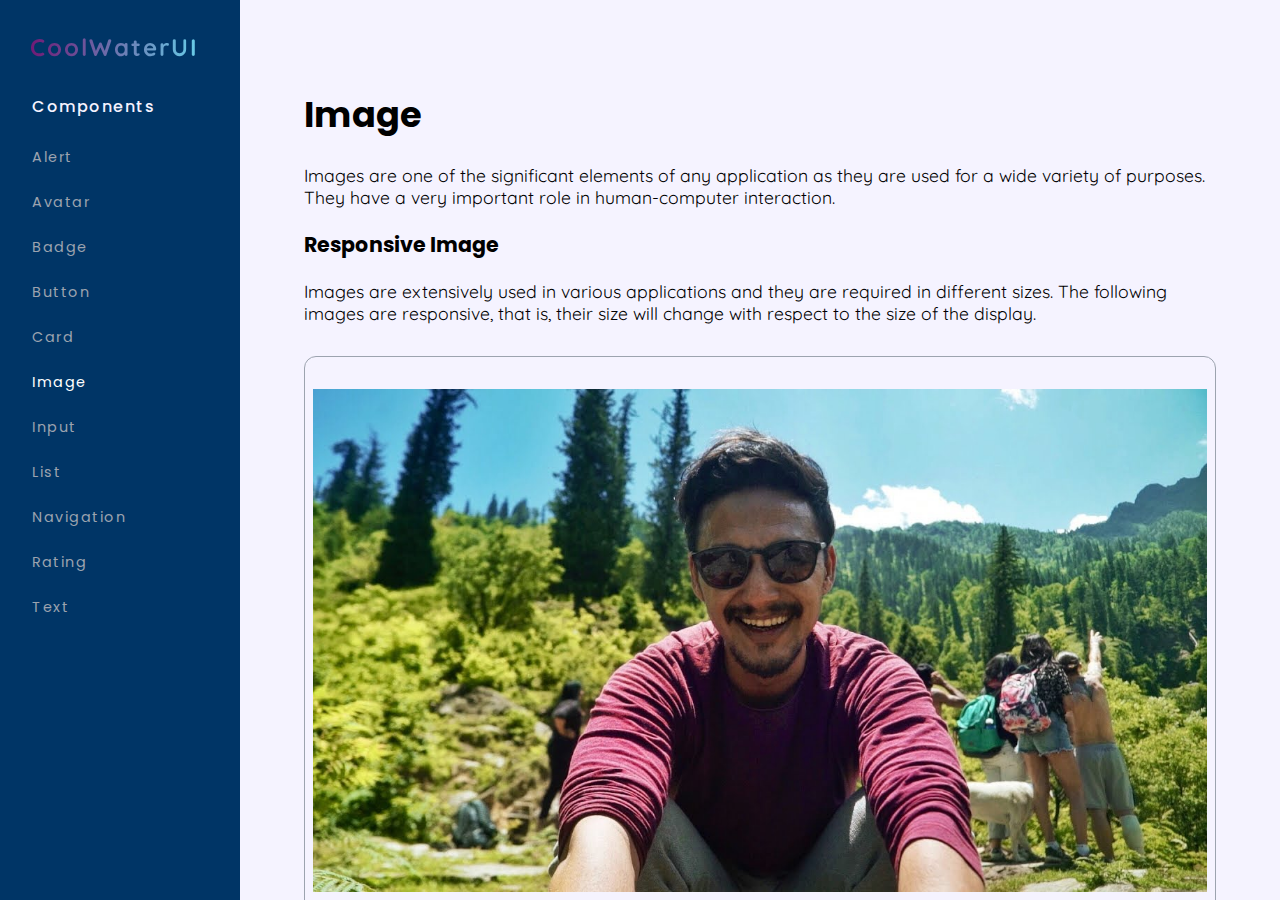
<file: docs/image/image.html>
<!DOCTYPE html>
<html lang="en">
<head>
    <meta charset="UTF-8">
    <meta http-equiv="X-UA-Compatible" content="IE=edge">
    <meta name="viewport" content="width=device-width, initial-scale=1.0">
    <meta name="description" content="Image | CoolWaterUI" />
    <meta name="author" content="Monojit Chakraborty"/>
    <title>CoolWaterUI</title>
    <link rel="stylesheet" href="image.css">
</head>
<body>
    <div class="sidebar-and-main-container">
        <aside class="sidebar">

            <div class="docs-navbrand-container"><a href="/"><div class="navbar-brand">CoolWaterUI</div></a></div>

            <ul>
                <li>
                    <p class="sidebar-title">Components</p>
                </li>
                <li>
                    <a class="sidebar-item" href="../alert/alert.html" rel="noopener noreferrer">Alert</a>
                </li>
                <li>
                    <a class="sidebar-item" href="../avatar/avatar.html" rel="noopener noreferrer">Avatar</a>
                </li>
                <li>
                    <a class="sidebar-item" href="../badge/badge.html" rel="noopener noreferrer">Badge</a>
                </li>
                <li>
                    <a class="sidebar-item" href="../button/button.html" rel="noopener noreferrer">Button</a>
                </li>
                <li>
                    <a class="sidebar-item" href="../card/card.html" rel="noopener noreferrer">Card</a>
                </li>
                <li>
                    <a class="sidebar-item  link-active" href="../image/image.html" rel="noopener noreferrer">Image</a>
                </li>
                <li>
                    <a class="sidebar-item" href="../input/input.html" rel="noopener noreferrer">Input</a>
                </li>
                <li>
                    <a class="sidebar-item" href="../list/list.html" rel="noopener noreferrer">List</a>
                </li>
                <li>
                    <a class="sidebar-item" href="../navigation/navigation.html" rel="noopener noreferrer">Navigation</a>
                </li>
                <li>
                    <a class="sidebar-item" href="../rating/rating.html" rel="noopener noreferrer">Rating</a>
                </li>
                <li>
                    <a class="sidebar-item" href="../text/text.html" rel="noopener noreferrer">Text</a>
                </li>
            </ul>
        </aside>
        <main class="main-and-footer-container">

            <div class="main-content">

                <h1>Image</h1>
                <p>Images are one of the significant elements of any application as they are used for a wide variety of purposes. They have a very important role in human-computer interaction.</p>

                <h3>Responsive Image</h3>
                <p>Images are extensively used in various applications and they are required in different sizes. The following images are responsive, that is, their size will change with respect to the size of the display.</p>

                <div class="component-container">
                    <img
                        src="/assets/img1.jpg" alt="Responsive image"
                        class="responsive-img"
                    />
                </div>

                <div class="component-container">
                    <img
                        src="/assets/img2.jpg" alt="Responsive image"
                        class="responsive-img"
                    />
                </div>

                <p>The following code snippet contains the code for the above components.</p>

                <div class="component-container code-snip-width">
                    <iframe
                        src="https://carbon.now.sh/embed/5wIEo6mGjLnZBbtvUcyF"
                        style="width: 571px; height: 279px; border:0; transform: scale(1); overflow:hidden;"
                        sandbox="allow-scripts allow-same-origin">
                        </iframe>
                </div>

                <h3>Circular image</h3>
                <p>Circular images also have a variety of exploits.</p>

                <div class="component-container comp-container-width1">
                        <div class="inline-block margin-r-2rem">
                            <img src="/assets/img3.jpg" alt="Circular image" 
                                class="circular-img"/>
                        </div>
                        <div class="inline-block margin-r-2rem">
                            <img src="/assets/img4.jpg" alt="circular image" 
                                class="circular-img"/>
                        </div>
                        <div class="inline-block margin-r-2rem">
                            <img src="/assets/img5.jpg" alt="circular image" 
                                class="circular-img"/>
                        </div>
                </div>

                <p>The following code snippet contains the code for the above components.</p>

                <div class="component-container code-snip-width">
                    <iframe
                        src="https://carbon.now.sh/embed/LtUzio1QAlO9xUz2Kasq"
                        style="width: 563px; height: 335px; border:0; transform: scale(1); overflow:hidden;"
                        sandbox="allow-scripts allow-same-origin">
                    </iframe>
                </div>
            </div>
            <hr>
            <footer class="footer">
                <div class="footer-about">
                  <p class="brand-line"><span>CoolWaterUI</span></p>
                </div>
                <div class="footer-about">
                  <p class="copyright">Copyright &copy; <script>document.write(new Date().getFullYear())</script> CoolWaterUI</p>
          
                  <div class="social-icons">
          
                    <a href="https://twitter.com/">
                    <svg xmlns="http://www.w3.org/2000/svg" width="16" height="16" fill="currentColor" class="bi bi-twitter" viewBox="0 0 16 16">
                      <path d="M5.026 15c6.038 0 9.341-5.003 9.341-9.334 0-.14 0-.282-.006-.422A6.685 6.685 0 0 0 16 3.542a6.658 6.658 0 0 1-1.889.518 3.301 3.301 0 0 0 1.447-1.817 6.533 6.533 0 0 1-2.087.793A3.286 3.286 0 0 0 7.875 6.03a9.325 9.325 0 0 1-6.767-3.429 3.289 3.289 0 0 0 1.018 4.382A3.323 3.323 0 0 1 .64 6.575v.045a3.288 3.288 0 0 0 2.632 3.218 3.203 3.203 0 0 1-.865.115 3.23 3.23 0 0 1-.614-.057 3.283 3.283 0 0 0 3.067 2.277A6.588 6.588 0 0 1 .78 13.58a6.32 6.32 0 0 1-.78-.045A9.344 9.344 0 0 0 5.026 15z"/>
                    </svg>
                    </a>
          
                    <a href="https://www.linkedin.com/">
                    <svg xmlns="http://www.w3.org/2000/svg" width="16" height="16" fill="currentColor" class="bi bi-linkedin" viewBox="0 0 16 16">
                      <path d="M0 1.146C0 .513.526 0 1.175 0h13.65C15.474 0 16 .513 16 1.146v13.708c0 .633-.526 1.146-1.175 1.146H1.175C.526 16 0 15.487 0 14.854V1.146zm4.943 12.248V6.169H2.542v7.225h2.401zm-1.2-8.212c.837 0 1.358-.554 1.358-1.248-.015-.709-.52-1.248-1.342-1.248-.822 0-1.359.54-1.359 1.248 0 .694.521 1.248 1.327 1.248h.016zm4.908 8.212V9.359c0-.216.016-.432.08-.586.173-.431.568-.878 1.232-.878.869 0 1.216.662 1.216 1.634v3.865h2.401V9.25c0-2.22-1.184-3.252-2.764-3.252-1.274 0-1.845.7-2.165 1.193v.025h-.016a5.54 5.54 0 0 1 .016-.025V6.169h-2.4c.03.678 0 7.225 0 7.225h2.4z"/>
                    </svg>
                    </a>
          
                    <a href="https://stackoverflow.com/">
                    <svg xmlns="http://www.w3.org/2000/svg" width="16" height="16" fill="currentColor" class="bi bi-stack-overflow" viewBox="0 0 16 16">
                      <path d="M12.412 14.572V10.29h1.428V16H1v-5.71h1.428v4.282h9.984z"/>
                      <path d="M3.857 13.145h7.137v-1.428H3.857v1.428zM10.254 0 9.108.852l4.26 5.727 1.146-.852L10.254 0zm-3.54 3.377 5.484 4.567.913-1.097L7.627 2.28l-.914 1.097zM4.922 6.55l6.47 3.013.603-1.294-6.47-3.013-.603 1.294zm-.925 3.344 6.985 1.469.294-1.398-6.985-1.468-.294 1.397z"/>
                    </svg>
                    </a>
          
          
                    <a href="https://github.com/mcmonojit">
                    <svg xmlns="http://www.w3.org/2000/svg" width="16" height="16" fill="currentColor" class="bi bi-github" viewBox="0 0 16 16">
                      <path d="M8 0C3.58 0 0 3.58 0 8c0 3.54 2.29 6.53 5.47 7.59.4.07.55-.17.55-.38 0-.19-.01-.82-.01-1.49-2.01.37-2.53-.49-2.69-.94-.09-.23-.48-.94-.82-1.13-.28-.15-.68-.52-.01-.53.63-.01 1.08.58 1.23.82.72 1.21 1.87.87 2.33.66.07-.52.28-.87.51-1.07-1.78-.2-3.64-.89-3.64-3.95 0-.87.31-1.59.82-2.15-.08-.2-.36-1.02.08-2.12 0 0 .67-.21 2.2.82.64-.18 1.32-.27 2-.27.68 0 1.36.09 2 .27 1.53-1.04 2.2-.82 2.2-.82.44 1.1.16 1.92.08 2.12.51.56.82 1.27.82 2.15 0 3.07-1.87 3.75-3.65 3.95.29.25.54.73.54 1.48 0 1.07-.01 1.93-.01 2.2 0 .21.15.46.55.38A8.012 8.012 0 0 0 16 8c0-4.42-3.58-8-8-8z"/>
                    </svg>
                    </a>
          
                  </div>
                </div>
            </footer>
        </main>
    </div>
</body>
</html>
</file>
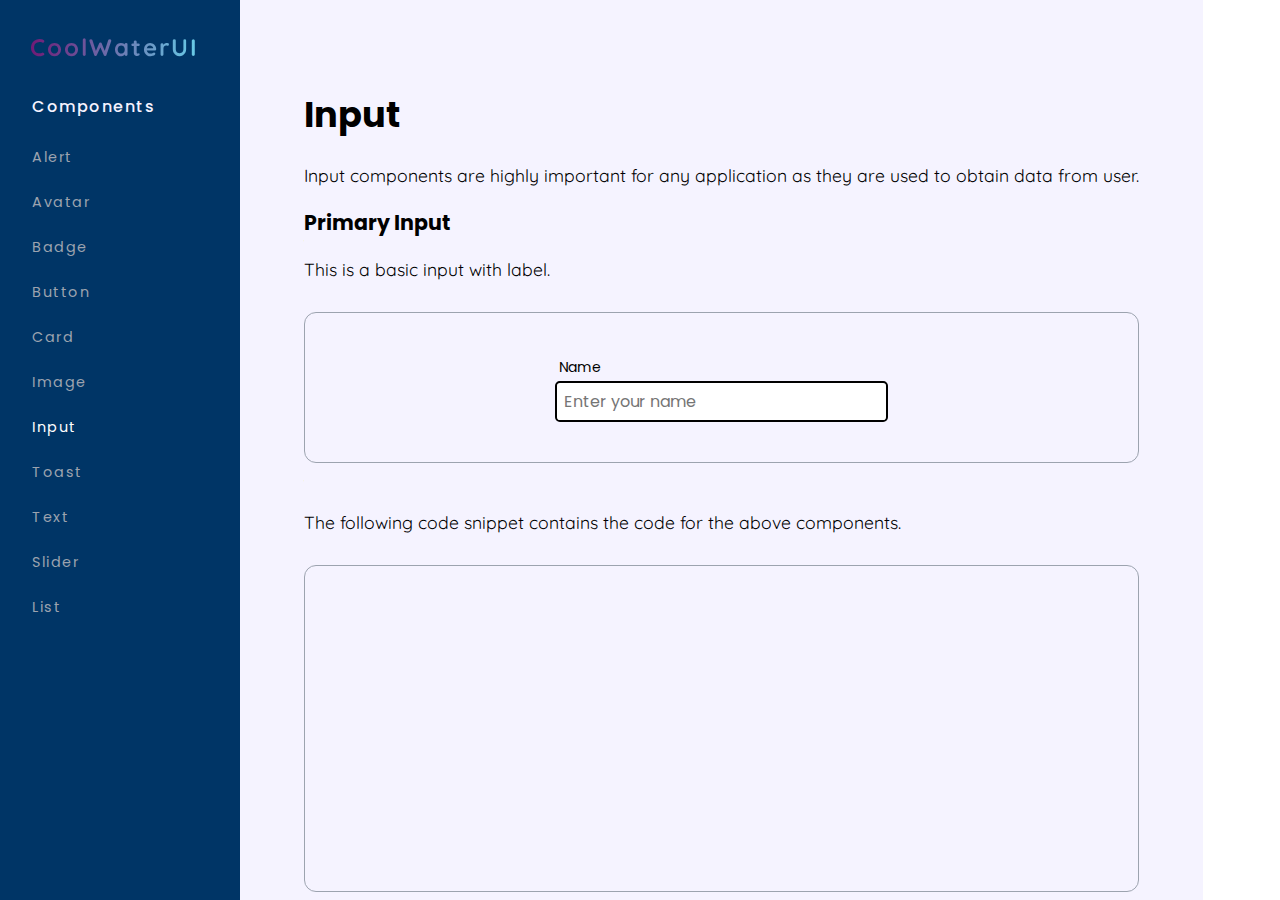
<file: docs/input/input.html>
<!DOCTYPE html>
<html lang="en">
<head>
    <meta charset="UTF-8">
    <meta http-equiv="X-UA-Compatible" content="IE=edge">
    <meta name="viewport" content="width=device-width, initial-scale=1.0">
    <title>CoolWaterUI</title>
    <link rel="stylesheet" href="input.css">
</head>
<body>
    <div class="sidebar-and-main-container">
        <aside class="sidebar">

            <div class="docs-navbrand-container"><a href="/"><div class="navbar-brand">CoolWaterUI</div></a></div>

            <ul>
                <li>
                    <p class="sidebar-title">Components</p>
                </li>
                <li>
                    <a class="sidebar-item" href="../alert/alert.html" rel="noopener noreferrer">Alert</a>
                </li>
                <li>
                    <a class="sidebar-item" href="../avatar/avatar.html" rel="noopener noreferrer">Avatar</a>
                </li>
                <li>
                    <a class="sidebar-item" href="../badge/badge.html" rel="noopener noreferrer">Badge</a>
                </li>
                <li>
                    <a class="sidebar-item" href="../button/button.html" rel="noopener noreferrer">Button</a>
                </li>
                <li>
                    <a class="sidebar-item" href="../card/card.html" rel="noopener noreferrer">Card</a>
                </li>
                <li>
                    <a class="sidebar-item" href="../image/image.html" rel="noopener noreferrer">Image</a>
                </li>
                <li>
                    <a class="sidebar-item link-active" href="../input/input.html" rel="noopener noreferrer">Input</a>
                </li>
                <li>
                    <a class="sidebar-item" href="" rel="noopener noreferrer">Toast</a>
                </li>
                <li>
                    <a class="sidebar-item" href="" rel="noopener noreferrer">Text</a>
                </li>
                <li>
                    <a class="sidebar-item" href="" rel="noopener noreferrer">Slider</a>
                </li>
                <li>
                    <a class="sidebar-item" href="" rel="noopener noreferrer">List</a>
                </li>
            </ul>
        </aside>
        <main class="main-and-footer-container">

            <div class="main-content">

                <h1>Input</h1>
                <p>Input components are highly important for any application as they are used to obtain data from user.</p>

                <h3>Primary Input</h3>
                <p>This is a basic input with label.</p>

                <div class="component-container">
                    <div class="input-primary">
                        <label>Name</label>
                        <input type="text" placeholder="Enter your name" />
                    </div>
                </div>

                <p>The following code snippet contains the code for the above components.</p>

                <div class="component-container code-snip-width">
                    <iframe
                        src="https://carbon.now.sh/embed/ayH9ZJhqakBhhVqcWdK7"
                        style="width: 614px; height: 261px; border:0; transform: scale(1); overflow:hidden;"
                        sandbox="allow-scripts allow-same-origin">
                    </iframe>
                </div>

                <h3>Input with validity check</h3>
                <p>This component is widely used to check and validify. The consequent message is shown as an alert</p>

                <div class="component-container">
                    <div>
                        <div class="input-primary margin-1rem">
                            <label>Enter a strong password</label>
                            <input type="text" placeholder="Enter password" />
                            <span class="check-success">It is a strong password</span>
                        </div>

                        <div class="input-primary margin-1rem">
                            <label>Enter a strong password</label>
                            <input type="text" placeholder="Enter password" />
                            <span class="check-warning">It is a weak password!</span>
                        </div>

                        <div class="input-primary margin-1rem">
                            <label>Enter correct password</label>
                            <input type="text" placeholder="Enter password" />
                            <span class="check-error">Incorrect password!</span>
                        </div>
                    </div>
                </div>

                <p>The following code snippet contains the code for the above components.</p>

                <div class="component-container code-snip-width">
                    <iframe
                        src="https://carbon.now.sh/embed/kh6r03h4o4b0CfwlUyQk"
                        style="width: 655px; height: 503px; border:0; transform: scale(1); overflow:hidden;"
                        sandbox="allow-scripts allow-same-origin">
                    </iframe>
                </div>

                <h3>Primary Textbox</h3>
                <p>This is a basic Textbox with label.</p>

                <div class="component-container">
                    <div class="textbox-primary">
                        <label>Name</label>
                        <textarea rows="4" cols="40" placeholder="Enter text here"></textarea>
                    </div>
                </div>

                <p>The following code snippet contains the code for the above components.</p>

                <div class="component-container code-snip-width">
                    <iframe
                        src="https://carbon.now.sh/embed/xncuRHMMfQJn8H2qyM8S"
                        style="width: 614px; height: 279px; border:0; transform: scale(1); overflow:hidden;"
                        sandbox="allow-scripts allow-same-origin">
                    </iframe>
                </div>
            </div>
            <hr>
            <footer class="footer">
                <div class="footer-about">
                  <p class="brand-line"><span>CoolWaterUI</span></p>
                </div>
                <div class="footer-about">
                  <p class="copyright">Copyright &copy; <script>document.write(new Date().getFullYear())</script> CoolWaterUI</p>
          
                  <div class="social-icons">
          
                    <a href="https://twitter.com/">
                    <svg xmlns="http://www.w3.org/2000/svg" width="16" height="16" fill="currentColor" class="bi bi-twitter" viewBox="0 0 16 16">
                      <path d="M5.026 15c6.038 0 9.341-5.003 9.341-9.334 0-.14 0-.282-.006-.422A6.685 6.685 0 0 0 16 3.542a6.658 6.658 0 0 1-1.889.518 3.301 3.301 0 0 0 1.447-1.817 6.533 6.533 0 0 1-2.087.793A3.286 3.286 0 0 0 7.875 6.03a9.325 9.325 0 0 1-6.767-3.429 3.289 3.289 0 0 0 1.018 4.382A3.323 3.323 0 0 1 .64 6.575v.045a3.288 3.288 0 0 0 2.632 3.218 3.203 3.203 0 0 1-.865.115 3.23 3.23 0 0 1-.614-.057 3.283 3.283 0 0 0 3.067 2.277A6.588 6.588 0 0 1 .78 13.58a6.32 6.32 0 0 1-.78-.045A9.344 9.344 0 0 0 5.026 15z"/>
                    </svg>
                    </a>
          
                    <a href="https://www.linkedin.com/">
                    <svg xmlns="http://www.w3.org/2000/svg" width="16" height="16" fill="currentColor" class="bi bi-linkedin" viewBox="0 0 16 16">
                      <path d="M0 1.146C0 .513.526 0 1.175 0h13.65C15.474 0 16 .513 16 1.146v13.708c0 .633-.526 1.146-1.175 1.146H1.175C.526 16 0 15.487 0 14.854V1.146zm4.943 12.248V6.169H2.542v7.225h2.401zm-1.2-8.212c.837 0 1.358-.554 1.358-1.248-.015-.709-.52-1.248-1.342-1.248-.822 0-1.359.54-1.359 1.248 0 .694.521 1.248 1.327 1.248h.016zm4.908 8.212V9.359c0-.216.016-.432.08-.586.173-.431.568-.878 1.232-.878.869 0 1.216.662 1.216 1.634v3.865h2.401V9.25c0-2.22-1.184-3.252-2.764-3.252-1.274 0-1.845.7-2.165 1.193v.025h-.016a5.54 5.54 0 0 1 .016-.025V6.169h-2.4c.03.678 0 7.225 0 7.225h2.4z"/>
                    </svg>
                    </a>
          
                    <a href="https://stackoverflow.com/">
                    <svg xmlns="http://www.w3.org/2000/svg" width="16" height="16" fill="currentColor" class="bi bi-stack-overflow" viewBox="0 0 16 16">
                      <path d="M12.412 14.572V10.29h1.428V16H1v-5.71h1.428v4.282h9.984z"/>
                      <path d="M3.857 13.145h7.137v-1.428H3.857v1.428zM10.254 0 9.108.852l4.26 5.727 1.146-.852L10.254 0zm-3.54 3.377 5.484 4.567.913-1.097L7.627 2.28l-.914 1.097zM4.922 6.55l6.47 3.013.603-1.294-6.47-3.013-.603 1.294zm-.925 3.344 6.985 1.469.294-1.398-6.985-1.468-.294 1.397z"/>
                    </svg>
                    </a>
          
          
                    <a href="https://github.com/mcmonojit">
                    <svg xmlns="http://www.w3.org/2000/svg" width="16" height="16" fill="currentColor" class="bi bi-github" viewBox="0 0 16 16">
                      <path d="M8 0C3.58 0 0 3.58 0 8c0 3.54 2.29 6.53 5.47 7.59.4.07.55-.17.55-.38 0-.19-.01-.82-.01-1.49-2.01.37-2.53-.49-2.69-.94-.09-.23-.48-.94-.82-1.13-.28-.15-.68-.52-.01-.53.63-.01 1.08.58 1.23.82.72 1.21 1.87.87 2.33.66.07-.52.28-.87.51-1.07-1.78-.2-3.64-.89-3.64-3.95 0-.87.31-1.59.82-2.15-.08-.2-.36-1.02.08-2.12 0 0 .67-.21 2.2.82.64-.18 1.32-.27 2-.27.68 0 1.36.09 2 .27 1.53-1.04 2.2-.82 2.2-.82.44 1.1.16 1.92.08 2.12.51.56.82 1.27.82 2.15 0 3.07-1.87 3.75-3.65 3.95.29.25.54.73.54 1.48 0 1.07-.01 1.93-.01 2.2 0 .21.15.46.55.38A8.012 8.012 0 0 0 16 8c0-4.42-3.58-8-8-8z"/>
                    </svg>
                    </a>
          
                  </div>
                </div>
            </footer>
        </main>
    </div>
</body>
</html>
</file>
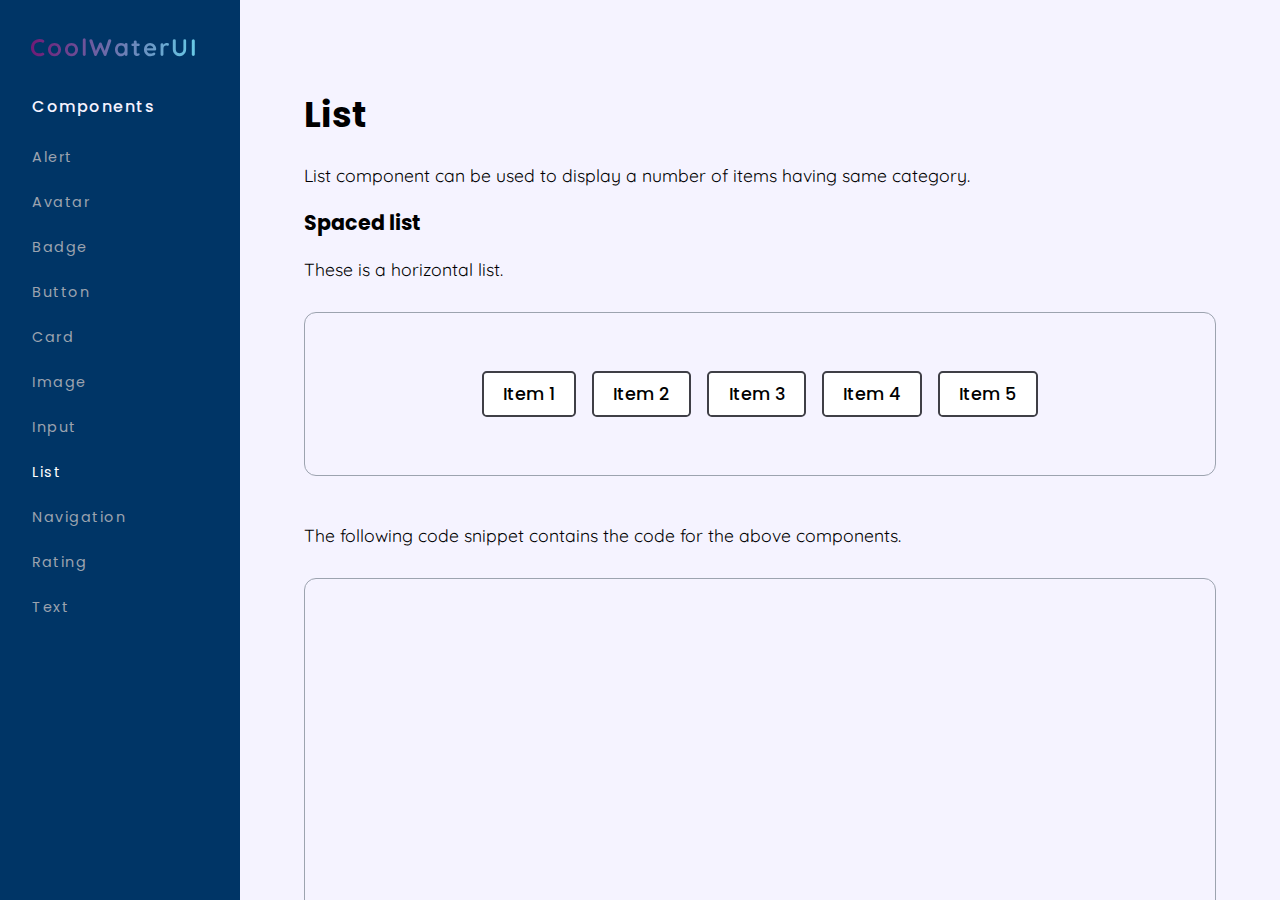
<file: docs/list/list.html>
<!DOCTYPE html>
<html lang="en">
<head>
    <meta charset="UTF-8">
    <meta http-equiv="X-UA-Compatible" content="IE=edge">
    <meta name="viewport" content="width=device-width, initial-scale=1.0">
    <meta name="description" content="List | CoolWaterUI" />
    <meta name="author" content="Monojit Chakraborty"/>
    <title>CoolWaterUI</title>
    <link rel="stylesheet" href="list.css">
</head>
<body>
    <div class="sidebar-and-main-container">
        <aside class="sidebar">

            <div class="docs-navbrand-container"><a href="/"><div class="navbar-brand">CoolWaterUI</div></a></div>

            <ul>
                <li>
                    <p class="sidebar-title">Components</p>
                </li>
                <li>
                    <a class="sidebar-item" href="../alert/alert.html" rel="noopener noreferrer">Alert</a>
                </li>
                <li>
                    <a class="sidebar-item" href="../avatar/avatar.html" rel="noopener noreferrer">Avatar</a>
                </li>
                <li>
                    <a class="sidebar-item" href="../badge/badge.html" rel="noopener noreferrer">Badge</a>
                </li>
                <li>
                    <a class="sidebar-item" href="../button/button.html" rel="noopener noreferrer">Button</a>
                </li>
                <li>
                    <a class="sidebar-item" href="../card/card.html" rel="noopener noreferrer">Card</a>
                </li>
                <li>
                    <a class="sidebar-item" href="../image/image.html" rel="noopener noreferrer">Image</a>
                </li>
                <li>
                    <a class="sidebar-item" href="../input/input.html" rel="noopener noreferrer">Input</a>
                </li>
                <li>
                    <a class="sidebar-item link-active" href="../list/list.html" rel="noopener noreferrer">List</a>
                </li>
                <li>
                    <a class="sidebar-item" href="../navigation/navigation.html" rel="noopener noreferrer">Navigation</a>
                </li>
                <li>
                    <a class="sidebar-item" href="../rating/rating.html" rel="noopener noreferrer">Rating</a>
                </li>
                <li>
                    <a class="sidebar-item" href="../text/text.html" rel="noopener noreferrer">Text</a>
                </li>
            </ul>
        </aside>
        <main class="main-and-footer-container">

            <div class="main-content">

                <h1>List</h1>
                <p>List component can be used to display a number of items having same category.</p>

                <h3>Spaced list</h3>
                <p>These is a horizontal list.</p>

                <div class="component-container">

                    <ul class="list-spaced">
                        <li>Item 1</li>
                        <li>Item 2</li>
                        <li>Item 3</li>
                        <li>Item 4</li>
                        <li>Item 5</li>
                    </ul>

                </div>

                <p>The following code snippet contains the code for the above components.</p>

                <div class="component-container code-snip-width">
                    <iframe
                        src="https://carbon.now.sh/embed/lXVYrdKsWRhZvw2f7nXi"
                        style="width: 353px; height: 316px; border:0; transform: scale(1); overflow:hidden;"
                        sandbox="allow-scripts allow-same-origin">
                        </iframe>
                </div>

                <h3>Stacked list</h3>
                <p>This is a stacked list.</p>

                <div class="component-container">
                    
                    <ul class="list-stacked">
                        <li>Item 1</li>
                        <li>Item 2</li>
                        <li>Item 3</li>
                        <li>Item 4</li>
                        <li>Item 5</li>
                    </ul>

                </div>

                <p>The following code snippet contains the code for the above components.</p>

                <div class="component-container code-snip-width">
                    <iframe
                        src="https://carbon.now.sh/embed/H3iyvOWI7M0oxg5dpREF"
                        style="width: 900px; height: 316px; border:0; transform: scale(1); overflow:hidden;"
                        sandbox="allow-scripts allow-same-origin">
                        </iframe>
                </div>

            </div>
            <hr>
            <footer class="footer">
                <div class="footer-about">
                  <p class="brand-line"><span>CoolWaterUI</span></p>
                </div>
                <div class="footer-about">
                  <p class="copyright">Copyright &copy; <script>document.write(new Date().getFullYear())</script> CoolWaterUI</p>
          
                  <div class="social-icons">
          
                    <a href="https://twitter.com/">
                    <svg xmlns="http://www.w3.org/2000/svg" width="16" height="16" fill="currentColor" class="bi bi-twitter" viewBox="0 0 16 16">
                      <path d="M5.026 15c6.038 0 9.341-5.003 9.341-9.334 0-.14 0-.282-.006-.422A6.685 6.685 0 0 0 16 3.542a6.658 6.658 0 0 1-1.889.518 3.301 3.301 0 0 0 1.447-1.817 6.533 6.533 0 0 1-2.087.793A3.286 3.286 0 0 0 7.875 6.03a9.325 9.325 0 0 1-6.767-3.429 3.289 3.289 0 0 0 1.018 4.382A3.323 3.323 0 0 1 .64 6.575v.045a3.288 3.288 0 0 0 2.632 3.218 3.203 3.203 0 0 1-.865.115 3.23 3.23 0 0 1-.614-.057 3.283 3.283 0 0 0 3.067 2.277A6.588 6.588 0 0 1 .78 13.58a6.32 6.32 0 0 1-.78-.045A9.344 9.344 0 0 0 5.026 15z"/>
                    </svg>
                    </a>
          
                    <a href="https://www.linkedin.com/">
                    <svg xmlns="http://www.w3.org/2000/svg" width="16" height="16" fill="currentColor" class="bi bi-linkedin" viewBox="0 0 16 16">
                      <path d="M0 1.146C0 .513.526 0 1.175 0h13.65C15.474 0 16 .513 16 1.146v13.708c0 .633-.526 1.146-1.175 1.146H1.175C.526 16 0 15.487 0 14.854V1.146zm4.943 12.248V6.169H2.542v7.225h2.401zm-1.2-8.212c.837 0 1.358-.554 1.358-1.248-.015-.709-.52-1.248-1.342-1.248-.822 0-1.359.54-1.359 1.248 0 .694.521 1.248 1.327 1.248h.016zm4.908 8.212V9.359c0-.216.016-.432.08-.586.173-.431.568-.878 1.232-.878.869 0 1.216.662 1.216 1.634v3.865h2.401V9.25c0-2.22-1.184-3.252-2.764-3.252-1.274 0-1.845.7-2.165 1.193v.025h-.016a5.54 5.54 0 0 1 .016-.025V6.169h-2.4c.03.678 0 7.225 0 7.225h2.4z"/>
                    </svg>
                    </a>
          
                    <a href="https://stackoverflow.com/">
                    <svg xmlns="http://www.w3.org/2000/svg" width="16" height="16" fill="currentColor" class="bi bi-stack-overflow" viewBox="0 0 16 16">
                      <path d="M12.412 14.572V10.29h1.428V16H1v-5.71h1.428v4.282h9.984z"/>
                      <path d="M3.857 13.145h7.137v-1.428H3.857v1.428zM10.254 0 9.108.852l4.26 5.727 1.146-.852L10.254 0zm-3.54 3.377 5.484 4.567.913-1.097L7.627 2.28l-.914 1.097zM4.922 6.55l6.47 3.013.603-1.294-6.47-3.013-.603 1.294zm-.925 3.344 6.985 1.469.294-1.398-6.985-1.468-.294 1.397z"/>
                    </svg>
                    </a>
          
          
                    <a href="https://github.com/mcmonojit">
                    <svg xmlns="http://www.w3.org/2000/svg" width="16" height="16" fill="currentColor" class="bi bi-github" viewBox="0 0 16 16">
                      <path d="M8 0C3.58 0 0 3.58 0 8c0 3.54 2.29 6.53 5.47 7.59.4.07.55-.17.55-.38 0-.19-.01-.82-.01-1.49-2.01.37-2.53-.49-2.69-.94-.09-.23-.48-.94-.82-1.13-.28-.15-.68-.52-.01-.53.63-.01 1.08.58 1.23.82.72 1.21 1.87.87 2.33.66.07-.52.28-.87.51-1.07-1.78-.2-3.64-.89-3.64-3.95 0-.87.31-1.59.82-2.15-.08-.2-.36-1.02.08-2.12 0 0 .67-.21 2.2.82.64-.18 1.32-.27 2-.27.68 0 1.36.09 2 .27 1.53-1.04 2.2-.82 2.2-.82.44 1.1.16 1.92.08 2.12.51.56.82 1.27.82 2.15 0 3.07-1.87 3.75-3.65 3.95.29.25.54.73.54 1.48 0 1.07-.01 1.93-.01 2.2 0 .21.15.46.55.38A8.012 8.012 0 0 0 16 8c0-4.42-3.58-8-8-8z"/>
                    </svg>
                    </a>
          
                  </div>
                </div>
            </footer>
        </main>
    </div>
</body>
</html>
</file>
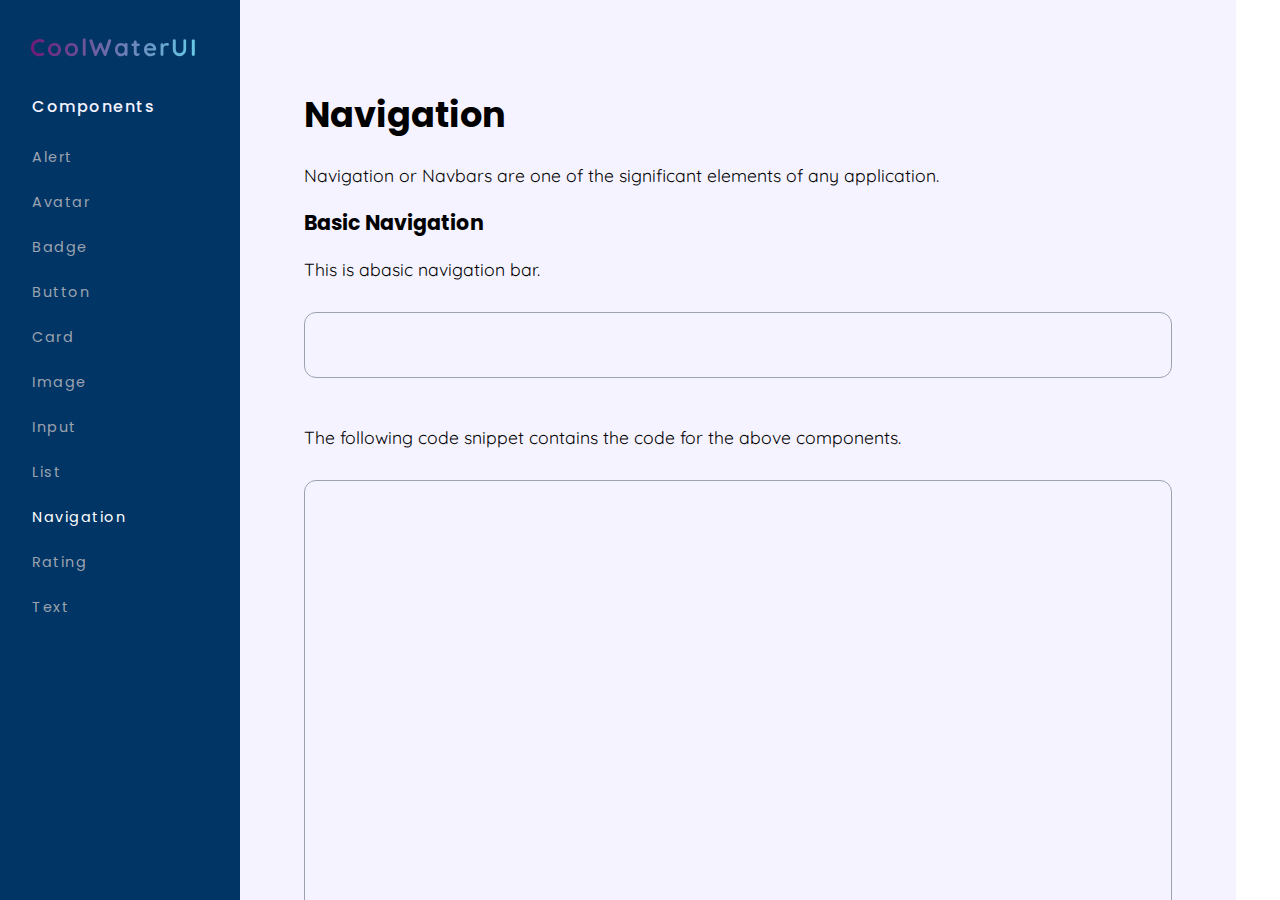
<file: docs/navigation/navigation.html>
<!DOCTYPE html>
<html lang="en">
<head>
    <meta charset="UTF-8">
    <meta http-equiv="X-UA-Compatible" content="IE=edge">
    <meta name="viewport" content="width=device-width, initial-scale=1.0">
    <meta name="description" content="Navigation | CoolWaterUI" />
    <meta name="author" content="Monojit Chakraborty"/>
    <title>CoolWaterUI</title>
    <link rel="stylesheet" href="navigation.css">
</head>
<body>
    <div class="sidebar-and-main-container">
        <aside class="sidebar">

            <div class="docs-navbrand-container"><a href="/"><div class="navbar-brand">CoolWaterUI</div></a></div>

            <ul>
                <li>
                    <p class="sidebar-title">Components</p>
                </li>
                <li>
                    <a class="sidebar-item" href="../alert/alert.html" rel="noopener noreferrer">Alert</a>
                </li>
                <li>
                    <a class="sidebar-item" href="../avatar/avatar.html" rel="noopener noreferrer">Avatar</a>
                </li>
                <li>
                    <a class="sidebar-item" href="../badge/badge.html" rel="noopener noreferrer">Badge</a>
                </li>
                <li>
                    <a class="sidebar-item" href="../button/button.html" rel="noopener noreferrer">Button</a>
                </li>
                <li>
                    <a class="sidebar-item" href="../card/card.html" rel="noopener noreferrer">Card</a>
                </li>
                <li>
                    <a class="sidebar-item" href="../image/image.html" rel="noopener noreferrer">Image</a>
                </li>
                <li>
                    <a class="sidebar-item" href="../input/input.html" rel="noopener noreferrer">Input</a>
                </li>
                <li>
                    <a class="sidebar-item" href="../list/list.html" rel="noopener noreferrer">List</a>
                </li>
                <li>
                    <a class="sidebar-item link-active" href="../navigation/navigation.html" rel="noopener noreferrer">Navigation</a>
                </li>
                <li>
                    <a class="sidebar-item" href="../rating/rating.html" rel="noopener noreferrer">Rating</a>
                </li>
                <li>
                    <a class="sidebar-item" href="../text/text.html" rel="noopener noreferrer">Text</a>
                </li>
            </ul>
        </aside>
        <main class="main-and-footer-container">

            <div class="main-content">

                <h1>Navigation</h1>
                <p>Navigation or Navbars are one of the significant elements of any application.</p>

                <h3>Basic Navigation</h3>
                <p>This is abasic navigation bar.</p>

                <div class="component-container">
                    <div class="navbar-container">
                        <nav class="navbar">
                          <a href="#"><div class="navbar-brand-name">BrandName</div></a>
                
                            <ul class="nav-list">
                                <li class="nav-item">
                                    <a class="nav-link" href="/">Home</a>
                                  </li>
                                  <li class="nav-item">
                                    <a class="nav-link" href="#">Features</a>
                                  </li>
                                  <li class="nav-item">
                                    <a class="nav-link" href="#">Careers</a>
                                  </li>
                            </ul>
                        </nav>
                    </div>
                </div>

                <p>The following code snippet contains the code for the above components.</p>

                <div class="component-container code-snip-width">
                    <iframe
                        src="https://carbon.now.sh/embed/vksbeV9RWoNkjqFjw0Jq"
                        style="width: 850px; height: 521px; border:0; transform: scale(1); overflow:hidden;"
                        sandbox="allow-scripts allow-same-origin">
                        </iframe>
                </div>

            </div>
            <hr>
            <footer class="footer">
                <div class="footer-about">
                  <p class="brand-line"><span>CoolWaterUI</span></p>
                </div>
                <div class="footer-about">
                  <p class="copyright">Copyright &copy; <script>document.write(new Date().getFullYear())</script> CoolWaterUI</p>
          
                  <div class="social-icons">
          
                    <a href="https://twitter.com/">
                    <svg xmlns="http://www.w3.org/2000/svg" width="16" height="16" fill="currentColor" class="bi bi-twitter" viewBox="0 0 16 16">
                      <path d="M5.026 15c6.038 0 9.341-5.003 9.341-9.334 0-.14 0-.282-.006-.422A6.685 6.685 0 0 0 16 3.542a6.658 6.658 0 0 1-1.889.518 3.301 3.301 0 0 0 1.447-1.817 6.533 6.533 0 0 1-2.087.793A3.286 3.286 0 0 0 7.875 6.03a9.325 9.325 0 0 1-6.767-3.429 3.289 3.289 0 0 0 1.018 4.382A3.323 3.323 0 0 1 .64 6.575v.045a3.288 3.288 0 0 0 2.632 3.218 3.203 3.203 0 0 1-.865.115 3.23 3.23 0 0 1-.614-.057 3.283 3.283 0 0 0 3.067 2.277A6.588 6.588 0 0 1 .78 13.58a6.32 6.32 0 0 1-.78-.045A9.344 9.344 0 0 0 5.026 15z"/>
                    </svg>
                    </a>
          
                    <a href="https://www.linkedin.com/">
                    <svg xmlns="http://www.w3.org/2000/svg" width="16" height="16" fill="currentColor" class="bi bi-linkedin" viewBox="0 0 16 16">
                      <path d="M0 1.146C0 .513.526 0 1.175 0h13.65C15.474 0 16 .513 16 1.146v13.708c0 .633-.526 1.146-1.175 1.146H1.175C.526 16 0 15.487 0 14.854V1.146zm4.943 12.248V6.169H2.542v7.225h2.401zm-1.2-8.212c.837 0 1.358-.554 1.358-1.248-.015-.709-.52-1.248-1.342-1.248-.822 0-1.359.54-1.359 1.248 0 .694.521 1.248 1.327 1.248h.016zm4.908 8.212V9.359c0-.216.016-.432.08-.586.173-.431.568-.878 1.232-.878.869 0 1.216.662 1.216 1.634v3.865h2.401V9.25c0-2.22-1.184-3.252-2.764-3.252-1.274 0-1.845.7-2.165 1.193v.025h-.016a5.54 5.54 0 0 1 .016-.025V6.169h-2.4c.03.678 0 7.225 0 7.225h2.4z"/>
                    </svg>
                    </a>
          
                    <a href="https://stackoverflow.com/">
                    <svg xmlns="http://www.w3.org/2000/svg" width="16" height="16" fill="currentColor" class="bi bi-stack-overflow" viewBox="0 0 16 16">
                      <path d="M12.412 14.572V10.29h1.428V16H1v-5.71h1.428v4.282h9.984z"/>
                      <path d="M3.857 13.145h7.137v-1.428H3.857v1.428zM10.254 0 9.108.852l4.26 5.727 1.146-.852L10.254 0zm-3.54 3.377 5.484 4.567.913-1.097L7.627 2.28l-.914 1.097zM4.922 6.55l6.47 3.013.603-1.294-6.47-3.013-.603 1.294zm-.925 3.344 6.985 1.469.294-1.398-6.985-1.468-.294 1.397z"/>
                    </svg>
                    </a>
          
          
                    <a href="https://github.com/mcmonojit">
                    <svg xmlns="http://www.w3.org/2000/svg" width="16" height="16" fill="currentColor" class="bi bi-github" viewBox="0 0 16 16">
                      <path d="M8 0C3.58 0 0 3.58 0 8c0 3.54 2.29 6.53 5.47 7.59.4.07.55-.17.55-.38 0-.19-.01-.82-.01-1.49-2.01.37-2.53-.49-2.69-.94-.09-.23-.48-.94-.82-1.13-.28-.15-.68-.52-.01-.53.63-.01 1.08.58 1.23.82.72 1.21 1.87.87 2.33.66.07-.52.28-.87.51-1.07-1.78-.2-3.64-.89-3.64-3.95 0-.87.31-1.59.82-2.15-.08-.2-.36-1.02.08-2.12 0 0 .67-.21 2.2.82.64-.18 1.32-.27 2-.27.68 0 1.36.09 2 .27 1.53-1.04 2.2-.82 2.2-.82.44 1.1.16 1.92.08 2.12.51.56.82 1.27.82 2.15 0 3.07-1.87 3.75-3.65 3.95.29.25.54.73.54 1.48 0 1.07-.01 1.93-.01 2.2 0 .21.15.46.55.38A8.012 8.012 0 0 0 16 8c0-4.42-3.58-8-8-8z"/>
                    </svg>
                    </a>
          
                  </div>
                </div>
            </footer>
        </main>
    </div>
</body>
</html>
</file>
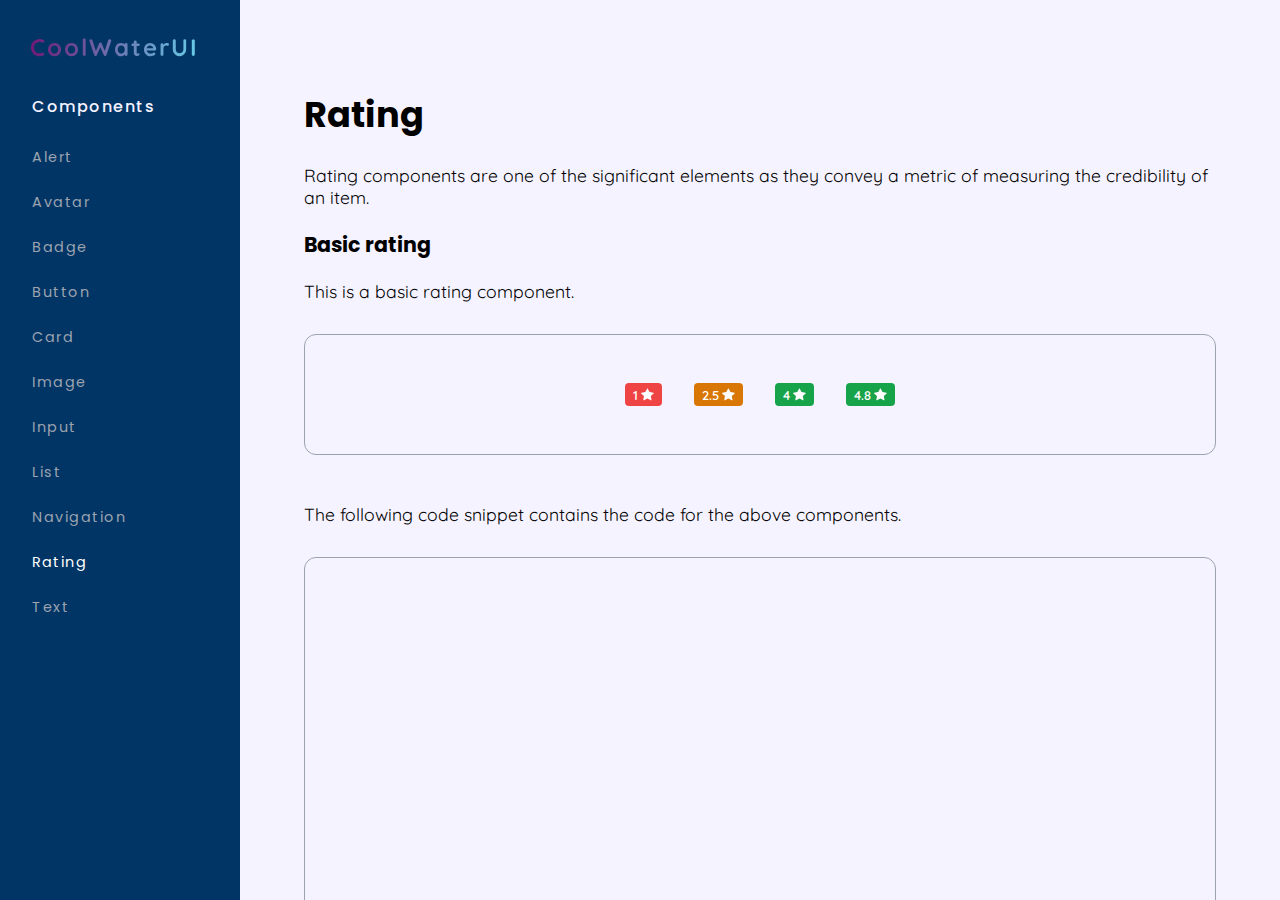
<file: docs/rating/rating.html>
<!DOCTYPE html>
<html lang="en">
<head>
    <meta charset="UTF-8">
    <meta http-equiv="X-UA-Compatible" content="IE=edge">
    <meta name="viewport" content="width=device-width, initial-scale=1.0">
    <meta name="description" content="Rating | CoolWaterUI" />
    <meta name="author" content="Monojit Chakraborty"/>
    <title>CoolWaterUI</title>
    <link rel="stylesheet" href="rating.css">
</head>
<body>
    <div class="sidebar-and-main-container">
        <aside class="sidebar">

            <div class="docs-navbrand-container"><a href="/"><div class="navbar-brand">CoolWaterUI</div></a></div>

            <ul>
                <li>
                    <p class="sidebar-title">Components</p>
                </li>
                <li>
                    <a class="sidebar-item" href="../alert/alert.html" rel="noopener noreferrer">Alert</a>
                </li>
                <li>
                    <a class="sidebar-item" href="../avatar/avatar.html" rel="noopener noreferrer">Avatar</a>
                </li>
                <li>
                    <a class="sidebar-item" href="../badge/badge.html" rel="noopener noreferrer">Badge</a>
                </li>
                <li>
                    <a class="sidebar-item" href="../button/button.html" rel="noopener noreferrer">Button</a>
                </li>
                <li>
                    <a class="sidebar-item" href="../card/card.html" rel="noopener noreferrer">Card</a>
                </li>
                <li>
                    <a class="sidebar-item" href="../image/image.html" rel="noopener noreferrer">Image</a>
                </li>
                <li>
                    <a class="sidebar-item" href="../input/input.html" rel="noopener noreferrer">Input</a>
                </li>
                <li>
                    <a class="sidebar-item" href="../list/list.html" rel="noopener noreferrer">List</a>
                </li>
                <li>
                    <a class="sidebar-item" href="../navigation/navigation.html" rel="noopener noreferrer">Navigation</a>
                </li>
                <li>
                    <a class="sidebar-item link-active" href="../rating/rating.html" rel="noopener noreferrer">Rating</a>
                </li>
                <li>
                    <a class="sidebar-item" href="../text/text.html" rel="noopener noreferrer">Text</a>
                </li>
            </ul>
        </aside>
        <main class="main-and-footer-container">

            <div class="main-content">

                <h1>Rating</h1>
                <p>Rating components are one of the significant elements as they convey a metric of measuring the credibility of an item.</p>

                <h3>Basic rating</h3>
                <p>This is a basic rating component.</p>

                <div class="component-container">

                    <div class="rating-container red">
                        <span>1</span>
                        <svg xmlns="http://www.w3.org/2000/svg" width="16" height="16" fill="currentColor" class="bi bi-star-fill" viewBox="0 0 16 16">
                            <path d="M3.612 15.443c-.386.198-.824-.149-.746-.592l.83-4.73L.173 6.765c-.329-.314-.158-.888.283-.95l4.898-.696L7.538.792c.197-.39.73-.39.927 0l2.184 4.327 4.898.696c.441.062.612.636.282.95l-3.522 3.356.83 4.73c.078.443-.36.79-.746.592L8 13.187l-4.389 2.256z"/>
                          </svg>
                    </div>

                    <div class="rating-container yellow">
                        <span>2.5</span>
                        <svg xmlns="http://www.w3.org/2000/svg" width="16" height="16" fill="currentColor" class="bi bi-star-fill" viewBox="0 0 16 16">
                            <path d="M3.612 15.443c-.386.198-.824-.149-.746-.592l.83-4.73L.173 6.765c-.329-.314-.158-.888.283-.95l4.898-.696L7.538.792c.197-.39.73-.39.927 0l2.184 4.327 4.898.696c.441.062.612.636.282.95l-3.522 3.356.83 4.73c.078.443-.36.79-.746.592L8 13.187l-4.389 2.256z"/>
                          </svg>
                    </div>

                    <div class="rating-container green">
                        <span>4</span>
                        <svg xmlns="http://www.w3.org/2000/svg" width="16" height="16" fill="currentColor" class="bi bi-star-fill" viewBox="0 0 16 16">
                            <path d="M3.612 15.443c-.386.198-.824-.149-.746-.592l.83-4.73L.173 6.765c-.329-.314-.158-.888.283-.95l4.898-.696L7.538.792c.197-.39.73-.39.927 0l2.184 4.327 4.898.696c.441.062.612.636.282.95l-3.522 3.356.83 4.73c.078.443-.36.79-.746.592L8 13.187l-4.389 2.256z"/>
                          </svg>
                    </div>

                    <div class="rating-container green">
                        <span>4.8</span>
                        <svg xmlns="http://www.w3.org/2000/svg" width="16" height="16" fill="currentColor" class="bi bi-star-fill" viewBox="0 0 16 16">
                            <path d="M3.612 15.443c-.386.198-.824-.149-.746-.592l.83-4.73L.173 6.765c-.329-.314-.158-.888.283-.95l4.898-.696L7.538.792c.197-.39.73-.39.927 0l2.184 4.327 4.898.696c.441.062.612.636.282.95l-3.522 3.356.83 4.73c.078.443-.36.79-.746.592L8 13.187l-4.389 2.256z"/>
                          </svg>
                    </div>
                </div>

                <p>The following code snippet contains the code for the above components.</p>

                <div class="component-container code-snip-width">
                    <iframe
                        src="https://carbon.now.sh/embed/O0M0dOiYg9kdOOYWPEUj"
                        style="width: 1024px; height: 1005px; border:0; transform: scale(1); overflow:hidden;"
                        sandbox="allow-scripts allow-same-origin">
                        </iframe>
                </div>

            </div>
            <hr>
            <footer class="footer">
                <div class="footer-about">
                  <p class="brand-line"><span>CoolWaterUI</span></p>
                </div>
                <div class="footer-about">
                  <p class="copyright">Copyright &copy; <script>document.write(new Date().getFullYear())</script> CoolWaterUI</p>
          
                  <div class="social-icons">
          
                    <a href="https://twitter.com/">
                    <svg xmlns="http://www.w3.org/2000/svg" width="16" height="16" fill="currentColor" class="bi bi-twitter" viewBox="0 0 16 16">
                      <path d="M5.026 15c6.038 0 9.341-5.003 9.341-9.334 0-.14 0-.282-.006-.422A6.685 6.685 0 0 0 16 3.542a6.658 6.658 0 0 1-1.889.518 3.301 3.301 0 0 0 1.447-1.817 6.533 6.533 0 0 1-2.087.793A3.286 3.286 0 0 0 7.875 6.03a9.325 9.325 0 0 1-6.767-3.429 3.289 3.289 0 0 0 1.018 4.382A3.323 3.323 0 0 1 .64 6.575v.045a3.288 3.288 0 0 0 2.632 3.218 3.203 3.203 0 0 1-.865.115 3.23 3.23 0 0 1-.614-.057 3.283 3.283 0 0 0 3.067 2.277A6.588 6.588 0 0 1 .78 13.58a6.32 6.32 0 0 1-.78-.045A9.344 9.344 0 0 0 5.026 15z"/>
                    </svg>
                    </a>
          
                    <a href="https://www.linkedin.com/">
                    <svg xmlns="http://www.w3.org/2000/svg" width="16" height="16" fill="currentColor" class="bi bi-linkedin" viewBox="0 0 16 16">
                      <path d="M0 1.146C0 .513.526 0 1.175 0h13.65C15.474 0 16 .513 16 1.146v13.708c0 .633-.526 1.146-1.175 1.146H1.175C.526 16 0 15.487 0 14.854V1.146zm4.943 12.248V6.169H2.542v7.225h2.401zm-1.2-8.212c.837 0 1.358-.554 1.358-1.248-.015-.709-.52-1.248-1.342-1.248-.822 0-1.359.54-1.359 1.248 0 .694.521 1.248 1.327 1.248h.016zm4.908 8.212V9.359c0-.216.016-.432.08-.586.173-.431.568-.878 1.232-.878.869 0 1.216.662 1.216 1.634v3.865h2.401V9.25c0-2.22-1.184-3.252-2.764-3.252-1.274 0-1.845.7-2.165 1.193v.025h-.016a5.54 5.54 0 0 1 .016-.025V6.169h-2.4c.03.678 0 7.225 0 7.225h2.4z"/>
                    </svg>
                    </a>
          
                    <a href="https://stackoverflow.com/">
                    <svg xmlns="http://www.w3.org/2000/svg" width="16" height="16" fill="currentColor" class="bi bi-stack-overflow" viewBox="0 0 16 16">
                      <path d="M12.412 14.572V10.29h1.428V16H1v-5.71h1.428v4.282h9.984z"/>
                      <path d="M3.857 13.145h7.137v-1.428H3.857v1.428zM10.254 0 9.108.852l4.26 5.727 1.146-.852L10.254 0zm-3.54 3.377 5.484 4.567.913-1.097L7.627 2.28l-.914 1.097zM4.922 6.55l6.47 3.013.603-1.294-6.47-3.013-.603 1.294zm-.925 3.344 6.985 1.469.294-1.398-6.985-1.468-.294 1.397z"/>
                    </svg>
                    </a>
          
          
                    <a href="https://github.com/mcmonojit">
                    <svg xmlns="http://www.w3.org/2000/svg" width="16" height="16" fill="currentColor" class="bi bi-github" viewBox="0 0 16 16">
                      <path d="M8 0C3.58 0 0 3.58 0 8c0 3.54 2.29 6.53 5.47 7.59.4.07.55-.17.55-.38 0-.19-.01-.82-.01-1.49-2.01.37-2.53-.49-2.69-.94-.09-.23-.48-.94-.82-1.13-.28-.15-.68-.52-.01-.53.63-.01 1.08.58 1.23.82.72 1.21 1.87.87 2.33.66.07-.52.28-.87.51-1.07-1.78-.2-3.64-.89-3.64-3.95 0-.87.31-1.59.82-2.15-.08-.2-.36-1.02.08-2.12 0 0 .67-.21 2.2.82.64-.18 1.32-.27 2-.27.68 0 1.36.09 2 .27 1.53-1.04 2.2-.82 2.2-.82.44 1.1.16 1.92.08 2.12.51.56.82 1.27.82 2.15 0 3.07-1.87 3.75-3.65 3.95.29.25.54.73.54 1.48 0 1.07-.01 1.93-.01 2.2 0 .21.15.46.55.38A8.012 8.012 0 0 0 16 8c0-4.42-3.58-8-8-8z"/>
                    </svg>
                    </a>
          
                  </div>
                </div>
            </footer>
        </main>
    </div>
</body>
</html>
</file>
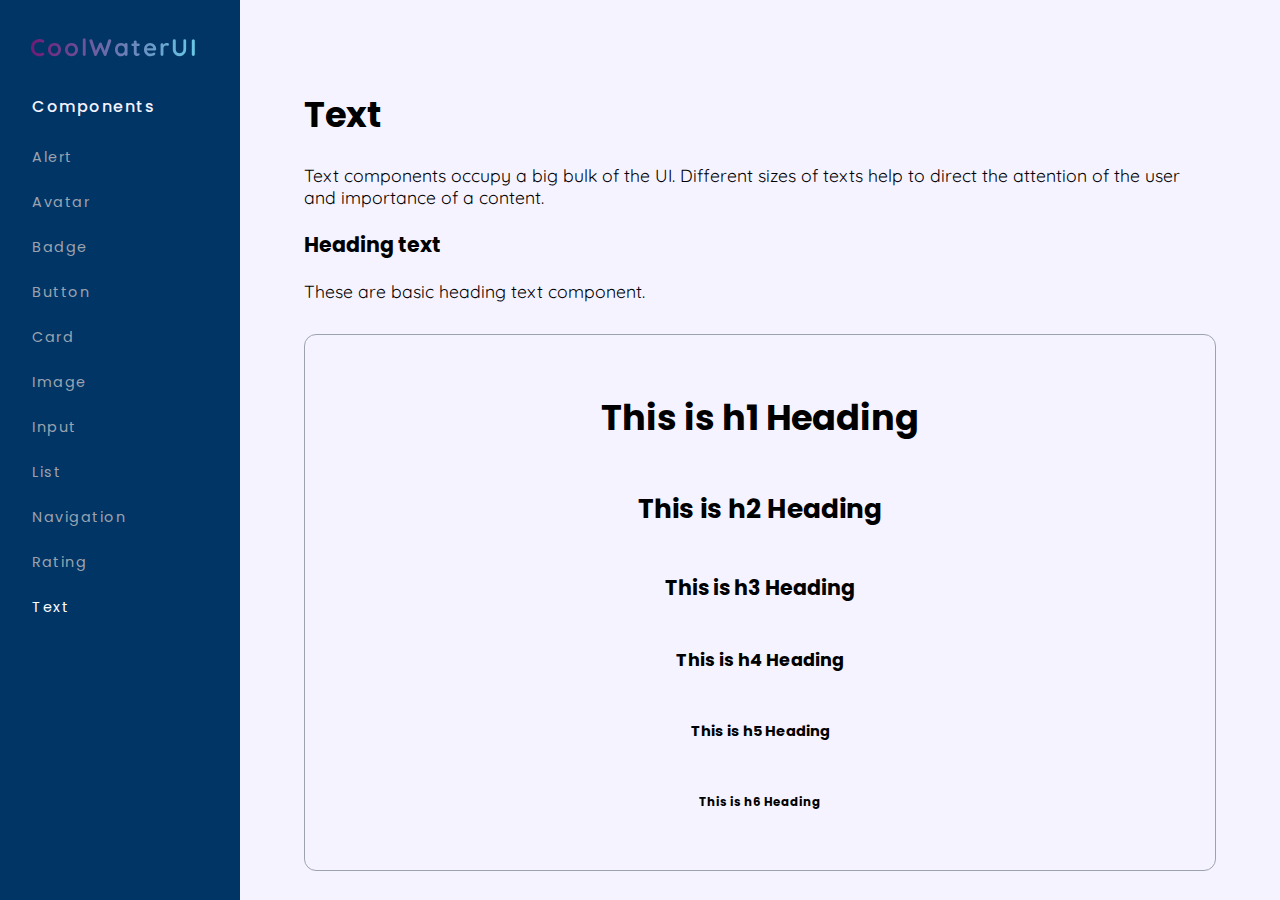
<file: docs/text/text.html>
<!DOCTYPE html>
<html lang="en">
<head>
    <meta charset="UTF-8">
    <meta http-equiv="X-UA-Compatible" content="IE=edge">
    <meta name="viewport" content="width=device-width, initial-scale=1.0">
    <meta name="description" content="Text | CoolWaterUI" />
    <meta name="author" content="Monojit Chakraborty"/>
    <title>CoolWaterUI</title>
    <link rel="stylesheet" href="text.css">
</head>
<body>
    <div class="sidebar-and-main-container">
        <aside class="sidebar">

            <div class="docs-navbrand-container"><a href="/"><div class="navbar-brand">CoolWaterUI</div></a></div>

            <ul>
                <li>
                    <p class="sidebar-title">Components</p>
                </li>
                <li>
                    <a class="sidebar-item" href="../alert/alert.html" rel="noopener noreferrer">Alert</a>
                </li>
                <li>
                    <a class="sidebar-item" href="../avatar/avatar.html" rel="noopener noreferrer">Avatar</a>
                </li>
                <li>
                    <a class="sidebar-item" href="../badge/badge.html" rel="noopener noreferrer">Badge</a>
                </li>
                <li>
                    <a class="sidebar-item" href="../button/button.html" rel="noopener noreferrer">Button</a>
                </li>
                <li>
                    <a class="sidebar-item" href="../card/card.html" rel="noopener noreferrer">Card</a>
                </li>
                <li>
                    <a class="sidebar-item" href="../image/image.html" rel="noopener noreferrer">Image</a>
                </li>
                <li>
                    <a class="sidebar-item" href="../input/input.html" rel="noopener noreferrer">Input</a>
                </li>
                <li>
                    <a class="sidebar-item" href="../list/list.html" rel="noopener noreferrer">List</a>
                </li>
                <li>
                    <a class="sidebar-item" href="../navigation/navigation.html" rel="noopener noreferrer">Navigation</a>
                </li>
                <li>
                    <a class="sidebar-item" href="../rating/rating.html" rel="noopener noreferrer">Rating</a>
                </li>
                <li>
                    <a class="sidebar-item link-active" href="../text/text.html" rel="noopener noreferrer">Text</a>
                </li>
            </ul>
        </aside>
        <main class="main-and-footer-container">

            <div class="main-content">

                <h1>Text</h1>
                <p>Text components occupy a big bulk of the UI. Different sizes of texts help to direct the attention of the user and importance of a content.</p>

                <h3>Heading text</h3>
                <p>These are basic heading text component.</p>

                <div class="component-container">

                    <h1>This is h1 Heading</h1>
                    <h2>This is h2 Heading</h2>
                    <h3>This is h3 Heading</h3>
                    <h4>This is h4 Heading</h4>
                    <h5>This is h5 Heading</h5>
                    <h6>This is h6 Heading</h6>

                </div>

                <p>The following code snippet contains the code for the above components.</p>

                <div class="component-container code-snip-width">
                    <iframe
                    src="https://carbon.now.sh/embed/UjsFnFNUmJqGfN5AZ6kS"
                    style="width: 378px; height: 316px; border:0; transform: scale(1); overflow:hidden;"
                    sandbox="allow-scripts allow-same-origin">
                    </iframe>
                </div>

                <h3>Small text</h3>
                <p>This is a small text.</p>

                <div class="component-container">
                    <p class="text-small">Lorem ipsum dolor sit amet consectetur, adipisicing elit. Earum, expedita. Suscipit eum animi porro commodi excepturi sapiente consectetur expedita modi, recusandae provident, similique iusto, sequi assumenda adipisci amet quae nobis!</p>
                </div>

                <p>The following code snippet contains the code for the above components.</p>

                <div class="component-container code-snip-width">
                    <iframe
                        src="https://carbon.now.sh/embed/2KvHp9GKz3LNDlHZRQu5"
                        style="width: 833px; height: 261px; border:0; transform: scale(1); overflow:hidden;"
                        sandbox="allow-scripts allow-same-origin">
                        </iframe>
                </div>

                <p>This is an extra small text.</p>

                <div class="component-container">
                    <p class="text-x-small">Lorem ipsum dolor sit amet consectetur adipisicing elit. Nisi deserunt quas, tenetur dolorum corrupti minus rem repudiandae distinctio temporibus commodi quaerat nobis voluptatum necessitatibus quibusdam obcaecati sunt, recusandae reiciendis consequatur qui aliquid excepturi aut atque! Rem voluptatibus eius qui ad.</p>
                </div>

                <p>The following code snippet contains the code for the above components.</p>

                <div class="component-container code-snip-width">
                    <iframe
                        src="https://carbon.now.sh/embed/2KvHp9GKz3LNDlHZRQu5"
                        style="width: 833px; height: 261px; border:0; transform: scale(1); overflow:hidden;"
                        sandbox="allow-scripts allow-same-origin">
                        </iframe>
                </div>

                <h3>Gray text</h3>
                <p>This is a Gray text</p>

                <div class="component-container">
                    <p class="text-gray">Lorem ipsum dolor sit amet consectetur adipisicing elit. Omnis, eos.</p>
                </div>

                <p>The following code snippet contains the code for the above components.</p>

                <div class="component-container code-snip-width">
                    <iframe
                        src="https://carbon.now.sh/embed/k3Ixt804FMKMiRxXKD99"
                        style="width: 757px; height: 223px; border:0; transform: scale(1); overflow:hidden;"
                        sandbox="allow-scripts allow-same-origin">
                        </iframe>
                </div>

                <h3>Center text</h3>
                <p>This is a center text</p>

                <div class="component-container">
                    <p class="text-center">Lorem ipsum dolor sit amet consectetur adipisicing elit. Omnis, eos.</p>
                </div>

                <p>The following code snippet contains the code for the above components.</p>

                <div class="component-container code-snip-width">
                    <iframe
                        src="https://carbon.now.sh/embed/EsE7xqaALYG81yFUqlmL"
                        style="width: 774px; height: 223px; border:0; transform: scale(1); overflow:hidden;"
                        sandbox="allow-scripts allow-same-origin">
                        </iframe>
                </div>

            </div>
            <hr>
            <footer class="footer">
                <div class="footer-about">
                  <p class="brand-line"><span>CoolWaterUI</span></p>
                </div>
                <div class="footer-about">
                  <p class="copyright">Copyright &copy; <script>document.write(new Date().getFullYear())</script> CoolWaterUI</p>
          
                  <div class="social-icons">
          
                    <a href="https://twitter.com/">
                    <svg xmlns="http://www.w3.org/2000/svg" width="16" height="16" fill="currentColor" class="bi bi-twitter" viewBox="0 0 16 16">
                      <path d="M5.026 15c6.038 0 9.341-5.003 9.341-9.334 0-.14 0-.282-.006-.422A6.685 6.685 0 0 0 16 3.542a6.658 6.658 0 0 1-1.889.518 3.301 3.301 0 0 0 1.447-1.817 6.533 6.533 0 0 1-2.087.793A3.286 3.286 0 0 0 7.875 6.03a9.325 9.325 0 0 1-6.767-3.429 3.289 3.289 0 0 0 1.018 4.382A3.323 3.323 0 0 1 .64 6.575v.045a3.288 3.288 0 0 0 2.632 3.218 3.203 3.203 0 0 1-.865.115 3.23 3.23 0 0 1-.614-.057 3.283 3.283 0 0 0 3.067 2.277A6.588 6.588 0 0 1 .78 13.58a6.32 6.32 0 0 1-.78-.045A9.344 9.344 0 0 0 5.026 15z"/>
                    </svg>
                    </a>
          
                    <a href="https://www.linkedin.com/">
                    <svg xmlns="http://www.w3.org/2000/svg" width="16" height="16" fill="currentColor" class="bi bi-linkedin" viewBox="0 0 16 16">
                      <path d="M0 1.146C0 .513.526 0 1.175 0h13.65C15.474 0 16 .513 16 1.146v13.708c0 .633-.526 1.146-1.175 1.146H1.175C.526 16 0 15.487 0 14.854V1.146zm4.943 12.248V6.169H2.542v7.225h2.401zm-1.2-8.212c.837 0 1.358-.554 1.358-1.248-.015-.709-.52-1.248-1.342-1.248-.822 0-1.359.54-1.359 1.248 0 .694.521 1.248 1.327 1.248h.016zm4.908 8.212V9.359c0-.216.016-.432.08-.586.173-.431.568-.878 1.232-.878.869 0 1.216.662 1.216 1.634v3.865h2.401V9.25c0-2.22-1.184-3.252-2.764-3.252-1.274 0-1.845.7-2.165 1.193v.025h-.016a5.54 5.54 0 0 1 .016-.025V6.169h-2.4c.03.678 0 7.225 0 7.225h2.4z"/>
                    </svg>
                    </a>
          
                    <a href="https://stackoverflow.com/">
                    <svg xmlns="http://www.w3.org/2000/svg" width="16" height="16" fill="currentColor" class="bi bi-stack-overflow" viewBox="0 0 16 16">
                      <path d="M12.412 14.572V10.29h1.428V16H1v-5.71h1.428v4.282h9.984z"/>
                      <path d="M3.857 13.145h7.137v-1.428H3.857v1.428zM10.254 0 9.108.852l4.26 5.727 1.146-.852L10.254 0zm-3.54 3.377 5.484 4.567.913-1.097L7.627 2.28l-.914 1.097zM4.922 6.55l6.47 3.013.603-1.294-6.47-3.013-.603 1.294zm-.925 3.344 6.985 1.469.294-1.398-6.985-1.468-.294 1.397z"/>
                    </svg>
                    </a>
          
          
                    <a href="https://github.com/mcmonojit">
                    <svg xmlns="http://www.w3.org/2000/svg" width="16" height="16" fill="currentColor" class="bi bi-github" viewBox="0 0 16 16">
                      <path d="M8 0C3.58 0 0 3.58 0 8c0 3.54 2.29 6.53 5.47 7.59.4.07.55-.17.55-.38 0-.19-.01-.82-.01-1.49-2.01.37-2.53-.49-2.69-.94-.09-.23-.48-.94-.82-1.13-.28-.15-.68-.52-.01-.53.63-.01 1.08.58 1.23.82.72 1.21 1.87.87 2.33.66.07-.52.28-.87.51-1.07-1.78-.2-3.64-.89-3.64-3.95 0-.87.31-1.59.82-2.15-.08-.2-.36-1.02.08-2.12 0 0 .67-.21 2.2.82.64-.18 1.32-.27 2-.27.68 0 1.36.09 2 .27 1.53-1.04 2.2-.82 2.2-.82.44 1.1.16 1.92.08 2.12.51.56.82 1.27.82 2.15 0 3.07-1.87 3.75-3.65 3.95.29.25.54.73.54 1.48 0 1.07-.01 1.93-.01 2.2 0 .21.15.46.55.38A8.012 8.012 0 0 0 16 8c0-4.42-3.58-8-8-8z"/>
                    </svg>
                    </a>
          
                  </div>
                </div>
            </footer>
        </main>
    </div>
</body>
</html>
</file>
<file: styles.css>
/* font - quicksand */

@import url("https://fonts.googleapis.com/css2?family=Quicksand:wght@400;500;600;700&display=swap");

/* font - poppins  */

@import url("https://fonts.googleapis.com/css2?family=Poppins:wght@300;400;500;600;700;800&display=swap");

@import url(./css/colorVariables.css);

@import url(https://complib.netlify.app/css/allcomponent.css);

* {
  box-sizing: border-box;
}

a {
  text-decoration: none;
}

body {
  font-family: "Quicksand", sans-serif;
  margin: 0px;
  height: 100vh;

  /* prevent any overflow due to the slideout of hamburger menu*/
  overflow-x: hidden;
}

.navbar-container {
  background-color: var(--offWhite);
  box-shadow: 2px 2px 12px -4px rgba(0, 0, 0, 0.4);
  /* display: flex; */
  /* justify-content: center; */
}

.navbar {
  margin: auto;
  width: 90%;
  display: flex;
  justify-content: space-between;
  align-items: center;
  padding: 1rem;
}

.navbar .nav-leftside {
  flex: 50%;
  display: flex;
  justify-content: left;
}
.navbar .nav-rightside {
  flex: 50%;
  display: flex;
  justify-content: right;
  align-items: center;
}

.navbar-brand {
  margin: auto 0.75rem;
  font-size: 2.5rem;
  font-weight: 700;
  letter-spacing: 2px;
  background-image: linear-gradient(90deg, var(--violet), var(--turquoise));
  -webkit-background-clip: text;
  background-clip: text;
  color: transparent;
}

.nav-list {
  display: none;
  list-style: none;
  padding: 0;
  letter-spacing: 2px;
}

.nav-item {
  display: inline;
  padding: 0rem 0.5rem;
}

.nav-link {
  text-decoration: none;
  text-align: center;
  color: var(--violet);
  font-weight: bolder;
}

.hamburger {
  user-select: none;
  border: none;
  padding: none;
  outline: none;
  background: none;
  cursor: pointer;
  appearance: none;
}

.hamburger span {
  display: block;
  background-color: var(--violet);
  width: 1.6rem;
  height: 0.25rem;
  border-radius: 0.3rem;
  margin-top: 0.3rem;

  transform-origin: 0 0;
  transition: 0.3s;
}

.hamburger.is-active span:nth-child(1) {
  transform: translateX(2.4px) rotate(45deg);
}

.hamburger.is-active span:nth-child(2) {
  background-color: transparent;
}

.hamburger.is-active span:nth-child(3) {
  transform: translateY(0.5px) rotate(-45deg);
}

.container-center {
  font-family: "Poppins", sans-serif;
  min-height: calc(100vh - 349px);
  padding: 2rem;
  width: 90%;
  margin: auto;
}

.link-text-container {
  padding: 0.6rem 1rem;
  background-color: var(--offWhite);
  border-radius: 0.4rem;
  max-width: 45rem;
  overflow: auto;
}

.footer {
  padding: 1rem 2rem;
  color: beige;
  background-color: var(--waterBlue);
  display: flex;
  flex-wrap: wrap;
  justify-content: space-between;
}

.footer-about {
  padding: 0rem 2rem;
  max-width: 460px;
  margin: 1rem 2rem;
}

.footer-about .copyright {
  margin-top: 2rem;
  color: var(--gray);
  font-weight: 500;
}

.brand-line {
  font-size: 1.75rem;
  font-weight: 500;
  color: var(--veryLightGray);
}

.footer-about span {
  font-size: 1.9rem;
  font-weight: 700;
  letter-spacing: 2px;
  background-image: linear-gradient(90deg, var(--violet), var(--turquoise));
  -webkit-background-clip: text;
  background-clip: text;
  color: transparent;
}

.newsletter {
  margin-top: 1.75rem;
}

.newsletter p {
  color: var(--veryLightGray);
  font-weight: 600;
}

.newsletter label {
  margin-bottom: 0.5rem;
  font-size: 0.6rem;
  color: var(--gray);
  font-weight: bold;
  display: block;
}

.newsletter-input input {
  border: none;
  outline: none;
  max-width: 10rem;
  font-size: 0.7rem;
  background-color: var(--offWhite);
  padding: 0.3rem;
}

.newsletter-input {
  width: fit-content;
  margin-left: 0rem;
  display: flex;
  flex-direction: row;
  align-items: center;
}

.newsletter-input button {
  padding: 0.35rem;
  font-size: 0.65rem;
  background-color: var(--offWhite);
}

/* .newsletter-input button:hover {
  background-color: var(--gray);
  cursor: pointer;
} */

svg {
  color: white;
  width: 20px;
  height: 20px;
}

.social-icons {
  width: 12rem;
  margin: 1rem;
  display: flex;
  justify-content: space-evenly;
}

@media (min-width: 53rem) {
  .hamburger {
    display: none;
  }

  .nav-list {
    display: block;
  }
}

@media (max-width: 52.999rem) {
  .nav-rightside {
    position: fixed;
    inset: 0 0 0 20%;
    padding: 5rem 6rem 0rem 0rem;
    background: hsl(0, 0%, 0%, 0.6);
    backdrop-filter: blur(0.4rem);

    transform: translateX(100%);

    transition: transform 0.3s ease-in-out;
  }
  .nav-list {
    display: flex;
    flex-direction: column;
    gap: 1.8rem;
    height: 100%;
  }

  .hamburger {
    position: absolute;
    z-index: 10;
    top: 1.25rem;
    right: 1.8rem;
  }

  .nav-rightside[data-visible="true"] {
    transform: translateX(0%);
  }
}

@media (max-width: 40rem) {
  .copyright {
    font-size: 0.9rem;
  }

  .newsletter-input input {
    max-width: 8rem;
  }

  .navbar-brand {
    font-size: 1.8rem;
  }
}
</file>
<file: docs/alert/alert.css>
@import url(../docs.css);
@import url(/css/allcomponent.css);

.comp-container-width1{
    max-width: 35rem;
}

.code-snip-width{
    max-width: 50rem;
}

.component-container .alert{
    margin: 10px;
}
</file>
<file: docs/avatar/avatar.css>
@import url(../docs.css);
@import url(/css/allcomponent.css);

.avatar-mobile {
  display: flex;
  flex-direction: row;
  align-items: flex-end;
  width: fit-content;
  overflow-x: scroll;
}
</file>
<file: docs/badge/badge.css>
@import url(../docs.css);
@import url(/css/allcomponent.css);
</file>
<file: docs/button/button.css>
@import url(../docs.css);
@import url(/css/allcomponent.css);
</file>
<file: docs/card/card.css>
@import url(../docs.css);
@import url(/css/allcomponent.css);
</file>
<file: docs/image/image.css>
@import url(../docs.css);
@import url(/css/allcomponent.css);
</file>
<file: docs/input/input.css>
@import url(../docs.css);
@import url(/css/allcomponent.css);

.margin-1rem{
    margin: 1rem;
}
</file>
<file: docs/list/list.css>
@import url(../docs.css);
@import url(/css/allcomponent.css);
</file>
<file: docs/navigation/navigation.css>
@import url(../docs.css);
@import url(/css/allcomponent.css);
</file>
<file: docs/rating/rating.css>
@import url(../docs.css);
@import url(/css/allcomponent.css);
</file>
<file: docs/text/text.css>
@import url(../docs.css);
@import url(/css/allcomponent.css);

.component-container{
    flex-direction: column;
}
</file>
